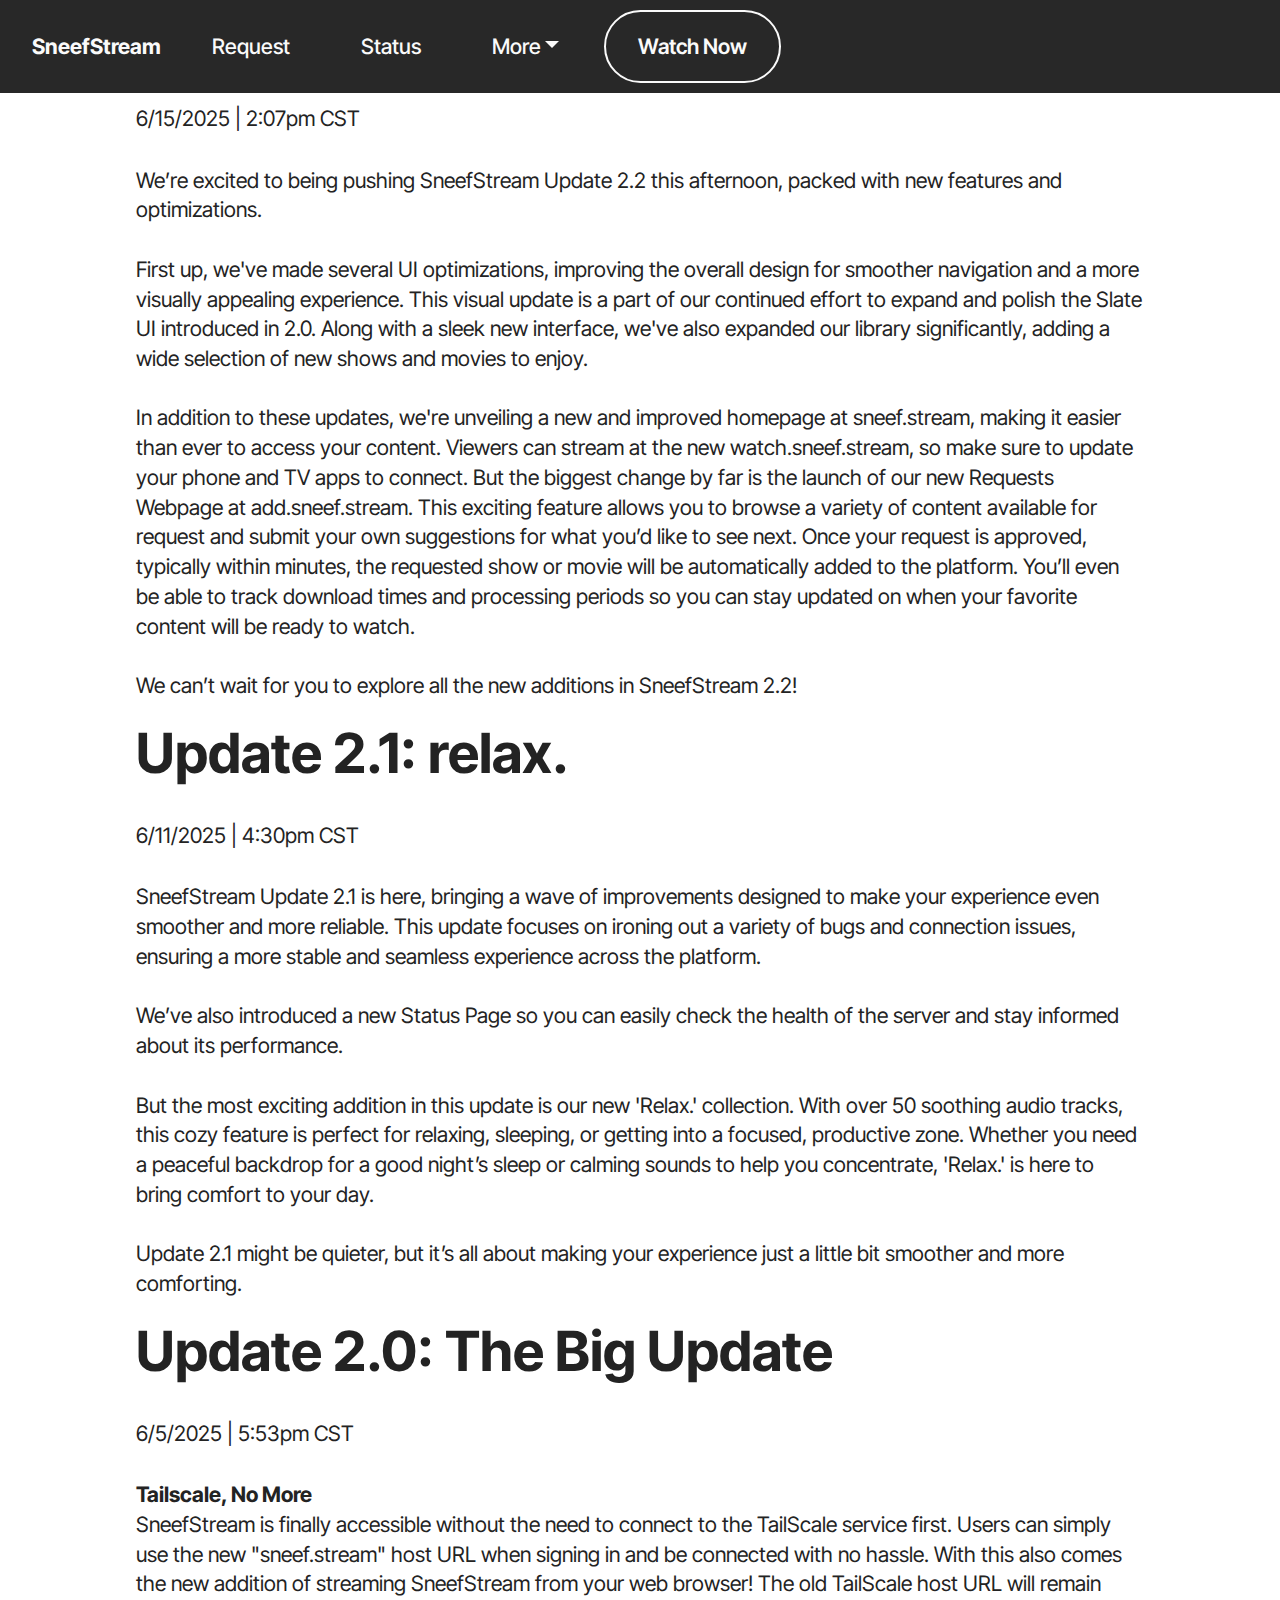
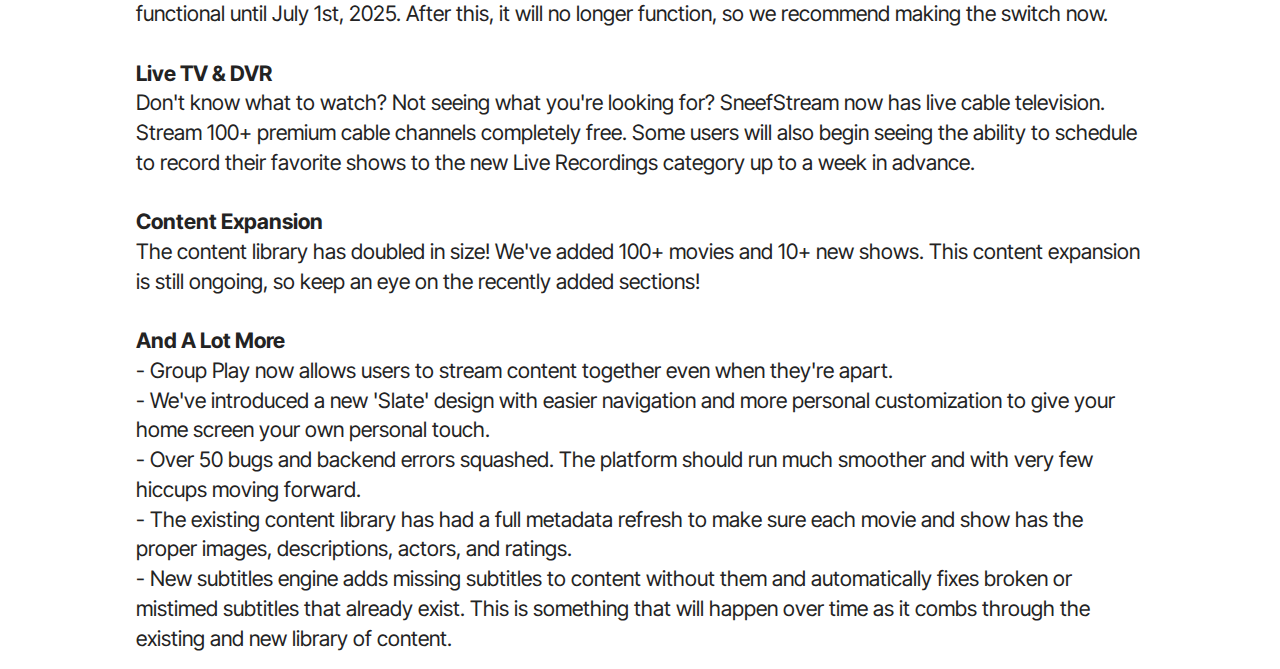
<file: devdiary.html>
<!DOCTYPE html>
<html  >
<head>
  <!-- Site made with Mobirise Website Builder v6.0.6, https://mobirise.com -->
  <meta charset="UTF-8">
  <meta http-equiv="X-UA-Compatible" content="IE=edge">
  <meta name="generator" content="Mobirise v6.0.6, mobirise.com">
  <meta name="viewport" content="width=device-width, initial-scale=1, minimum-scale=1">
  <link rel="shortcut icon" href="assets/images/logo-icontransparentw.png" type="image/x-icon">
  <meta name="description" content="">
  
  
  <title>DevDiary</title>
  <link rel="stylesheet" href="assets/bootstrap/css/bootstrap.min.css">
  <link rel="stylesheet" href="assets/bootstrap/css/bootstrap-grid.min.css">
  <link rel="stylesheet" href="assets/bootstrap/css/bootstrap-reboot.min.css">
  <link rel="stylesheet" href="assets/dropdown/css/style.css">
  <link rel="stylesheet" href="assets/socicon/css/styles.css">
  <link rel="stylesheet" href="assets/theme/css/style.css">
  <link rel="preload" href="https://fonts.googleapis.com/css?family=Inter+Tight:100,200,300,400,500,600,700,800,900,100i,200i,300i,400i,500i,600i,700i,800i,900i&display=swap" as="style" onload="this.onload=null;this.rel='stylesheet'">
  <noscript><link rel="stylesheet" href="https://fonts.googleapis.com/css?family=Inter+Tight:100,200,300,400,500,600,700,800,900,100i,200i,300i,400i,500i,600i,700i,800i,900i&display=swap"></noscript>
  <link rel="preload" as="style" href="assets/mobirise/css/mbr-additional.css?v=T1oYEq"><link rel="stylesheet" href="assets/mobirise/css/mbr-additional.css?v=T1oYEq" type="text/css">

  
  
  
</head>
<body>
  
  <section data-bs-version="5.1" class="menu menu2 cid-uOdrEFdOk2" once="menu" id="menu2-g">
    
    <nav class="navbar navbar-dropdown navbar-fixed-top navbar-expand-lg">
        <div class="container">
            <div class="navbar-brand">
                
                <span class="navbar-caption-wrap"><a class="navbar-caption text-white text-primary display-7" href="index.html">SneefStream</a></span>
            </div>
            <button class="navbar-toggler" type="button" data-toggle="collapse" data-bs-toggle="collapse" data-target="#navbarSupportedContent" data-bs-target="#navbarSupportedContent" aria-controls="navbarNavAltMarkup" aria-expanded="false" aria-label="Toggle navigation">
                <div class="hamburger">
                    <span></span>
                    <span></span>
                    <span></span>
                    <span></span>
                </div>
            </button>
            <div class="collapse navbar-collapse" id="navbarSupportedContent">
                <ul class="navbar-nav nav-dropdown" data-app-modern-menu="true"><li class="nav-item"><a class="nav-link link text-white display-4" href="https://add.sneef.stream">Request</a></li>
                    <li class="nav-item"><a class="nav-link link text-white display-4" href="https://stats.uptimerobot.com/h1RNOoGrWm">Status</a></li>
                    <li class="nav-item dropdown"><a class="nav-link link dropdown-toggle text-white show display-4" href="page1.html" data-toggle="dropdown-submenu" data-bs-toggle="dropdown" data-bs-auto-close="outside" aria-expanded="false">More</a><div class="dropdown-menu show" aria-labelledby="dropdown-373" data-bs-popper="none"><a class="dropdown-item text-white text-primary display-4" href="relax.html">relax.</a><a class="dropdown-item text-white text-primary display-4" href="devdiary.html">DevDiary</a></div>
                    </li></ul>
                
                <div class="navbar-buttons mbr-section-btn"><a class="btn btn-white-outline display-4" href="https://watch.sneef.stream">Watch Now</a></div>
            </div>
        </div>
    </nav>
</section>

<section data-bs-version="5.1" class="article12 cid-uOdw7xK2RD" id="article12-h">    
    
    <div class="container">
        <div class="row justify-content-center">
            <div class="col-md-12 col-lg-10">
                <h3 class="mbr-section-title mbr-fonts-style mb-4 mt-0 display-2"><strong>Update 2.2: Requests</strong></h3>
                <h4 class="mbr-section-subtitle mbr-fonts-style mb-4 display-7">6/15/2025 | 2:07pm CST</h4>
                <p class="mbr-text mbr-fonts-style display-7">We’re excited to being pushing SneefStream Update 2.2 this afternoon, packed with new features and optimizations.<br><br>First up, we've made several UI optimizations, improving the overall design for smoother navigation and a more visually appealing experience. This visual update is a part of our continued effort to expand and polish the Slate UI introduced in 2.0. Along with a sleek new interface, we've also expanded our library significantly, adding a wide selection of new shows and movies to enjoy.<br><br>In addition to these updates, we're unveiling a new and improved homepage at sneef.stream, making it easier than ever to access your content. Viewers can stream at the new watch.sneef.stream, so make sure to update your phone and TV apps to connect. But the biggest change by far is the launch of our new Requests Webpage at add.sneef.stream. This exciting feature allows you to browse a variety of content available for request and submit your own suggestions for what you’d like to see next. Once your request is approved, typically within minutes, the requested show or movie will be automatically added to the platform. You’ll even be able to track download times and processing periods so you can stay updated on when your favorite content will be ready to watch.<br><br>We can’t wait for you to explore all the new additions in SneefStream 2.2!</p>
            </div>
        </div>
    </div>
</section>

<section data-bs-version="5.1" class="article12 cid-uOdy29Lz3X" id="article12-i">    
    
    <div class="container">
        <div class="row justify-content-center">
            <div class="col-md-12 col-lg-10">
                <h3 class="mbr-section-title mbr-fonts-style mb-4 mt-0 display-2"><strong>Update 2.1: relax.</strong></h3>
                <h4 class="mbr-section-subtitle mbr-fonts-style mb-4 display-7">6/11/2025 | 4:30pm CST</h4>
                <p class="mbr-text mbr-fonts-style display-7">SneefStream Update 2.1 is here, bringing a wave of improvements designed to make your experience even smoother and more reliable. This update focuses on ironing out a variety of bugs and connection issues, ensuring a more stable and seamless experience across the platform.<br><br>We’ve also introduced a new Status Page so you can easily check the health of the server and stay informed about its performance.<br><br>But the most exciting addition in this update is our new 'Relax.' collection. With over 50 soothing audio tracks, this cozy feature is perfect for relaxing, sleeping, or getting into a focused, productive zone. Whether you need a peaceful backdrop for a good night’s sleep or calming sounds to help you concentrate, 'Relax.' is here to bring comfort to your day.<br><br>Update 2.1 might be quieter, but it’s all about making your experience just a little bit smoother and more comforting.</p>
            </div>
        </div>
    </div>
</section>

<section data-bs-version="5.1" class="article12 cid-uOdzfAbggT" id="article12-j">    
    
    <div class="container">
        <div class="row justify-content-center">
            <div class="col-md-12 col-lg-10">
                <h3 class="mbr-section-title mbr-fonts-style mb-4 mt-0 display-2"><strong>Update 2.0: The Big Update</strong></h3>
                <h4 class="mbr-section-subtitle mbr-fonts-style mb-4 display-7">6/5/2025 | 5:53pm CST</h4>
                <p class="mbr-text mbr-fonts-style display-7"><strong>Tailscale, No More
</strong><br>SneefStream is finally accessible without the need to connect to the TailScale service first. Users can simply use the new "sneef.stream" host URL when signing in and be connected with no hassle. With this also comes the new addition of streaming SneefStream from your web browser! The old TailScale host URL will remain functional until July 1st, 2025. After this, it will no longer function, so we recommend making the switch now.
<br>
<br><strong>Live TV &amp; DVR
</strong><br>Don't know what to watch? Not seeing what you're looking for? SneefStream now has live cable television. Stream 100+ premium cable channels completely free. Some users will also begin seeing the ability to schedule to record their favorite shows to the new Live Recordings category up to a week in advance.
<br>
<br><strong>Content Expansion
</strong><br>The content library has doubled in size! We've added 100+ movies and 10+ new shows. This content expansion is still ongoing, so keep an eye on the recently added sections!
<br>
<br><strong>And A Lot More
</strong><br>- Group Play now allows users to stream content together even when they're apart.
<br>- We've introduced a new 'Slate' design with easier navigation and more personal customization to give your home screen your own personal touch.
<br>-  Over 50 bugs and backend errors squashed. The platform should run much smoother and with very few hiccups moving forward.
<br>- The existing content library has had a full metadata refresh to make sure each movie and show has the proper images, descriptions, actors, and ratings.
<br>- New subtitles engine adds missing subtitles to content without them and automatically fixes broken or mistimed subtitles that already exist. This is something that will happen over time as it combs through the existing and new library of content.<br></p>
            </div>
        </div>
    </div>
<script src="assets/bootstrap/js/bootstrap.bundle.min.js"></script>  <script src="assets/smoothscroll/smooth-scroll.js"></script>  <script src="assets/ytplayer/index.js"></script>  <script src="assets/dropdown/js/navbar-dropdown.js"></script>  <script src="assets/theme/js/script.js"></script>  
  
  
</body>
</html>
</file>
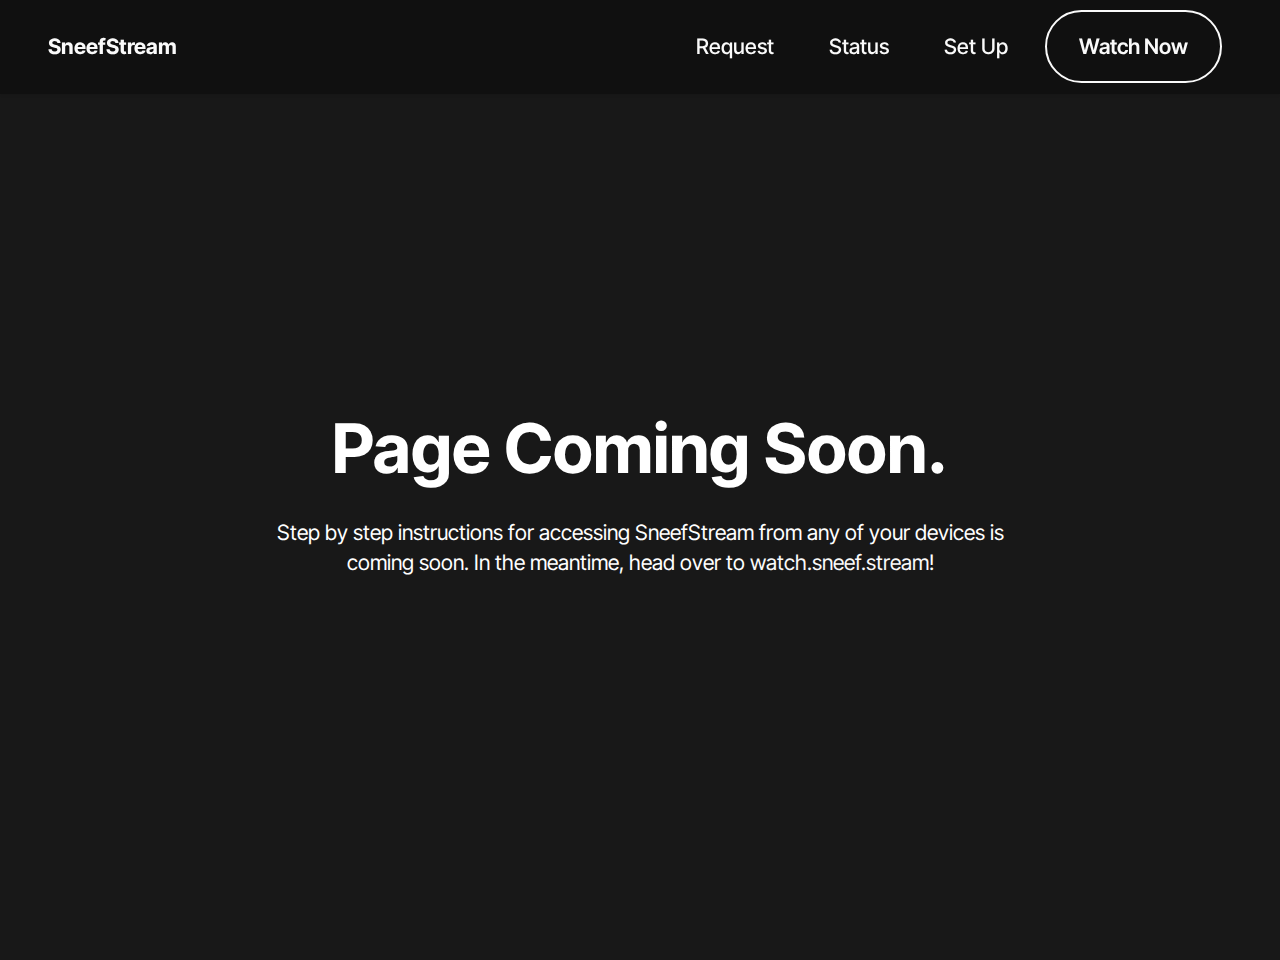
<file: page1.html>
<!DOCTYPE html>
<html  >
<head>
  <!-- Site made with Mobirise Website Builder v6.0.6, https://mobirise.com -->
  <meta charset="UTF-8">
  <meta http-equiv="X-UA-Compatible" content="IE=edge">
  <meta name="generator" content="Mobirise v6.0.6, mobirise.com">
  <meta name="viewport" content="width=device-width, initial-scale=1, minimum-scale=1">
  <link rel="shortcut icon" href="assets/images/logo-icontransparentw.png" type="image/x-icon">
  <meta name="description" content="">
  
  
  <title>Set Up</title>
  <link rel="stylesheet" href="assets/bootstrap/css/bootstrap.min.css">
  <link rel="stylesheet" href="assets/bootstrap/css/bootstrap-grid.min.css">
  <link rel="stylesheet" href="assets/bootstrap/css/bootstrap-reboot.min.css">
  <link rel="stylesheet" href="assets/dropdown/css/style.css">
  <link rel="stylesheet" href="assets/socicon/css/styles.css">
  <link rel="stylesheet" href="assets/theme/css/style.css">
  <link rel="preload" href="https://fonts.googleapis.com/css?family=Inter+Tight:100,200,300,400,500,600,700,800,900,100i,200i,300i,400i,500i,600i,700i,800i,900i&display=swap" as="style" onload="this.onload=null;this.rel='stylesheet'">
  <noscript><link rel="stylesheet" href="https://fonts.googleapis.com/css?family=Inter+Tight:100,200,300,400,500,600,700,800,900,100i,200i,300i,400i,500i,600i,700i,800i,900i&display=swap"></noscript>
  <link rel="preload" as="style" href="assets/mobirise/css/mbr-additional.css?v=J3ipbb"><link rel="stylesheet" href="assets/mobirise/css/mbr-additional.css?v=J3ipbb" type="text/css">

  
  
  
</head>
<body>
  
  <section data-bs-version="5.1" class="menu menu2 cid-uO8YqjTQpY" once="menu" id="menu2-b">
    
    <nav class="navbar navbar-dropdown navbar-fixed-top navbar-expand-lg">
        <div class="container">
            <div class="navbar-brand">
                
                <span class="navbar-caption-wrap"><a class="navbar-caption text-white text-primary display-7" href="index.html">SneefStream</a></span>
            </div>
            <button class="navbar-toggler" type="button" data-toggle="collapse" data-bs-toggle="collapse" data-target="#navbarSupportedContent" data-bs-target="#navbarSupportedContent" aria-controls="navbarNavAltMarkup" aria-expanded="false" aria-label="Toggle navigation">
                <div class="hamburger">
                    <span></span>
                    <span></span>
                    <span></span>
                    <span></span>
                </div>
            </button>
            <div class="collapse navbar-collapse" id="navbarSupportedContent">
                <ul class="navbar-nav nav-dropdown" data-app-modern-menu="true"><li class="nav-item"><a class="nav-link link text-white text-primary display-4" href="https://add.sneef.stream">Request</a></li>
                    <li class="nav-item"><a class="nav-link link text-white text-primary display-4" href="https://stats.uptimerobot.com/h1RNOoGrWm">Status</a></li>
                    <li class="nav-item"><a class="nav-link link text-white text-primary display-4" href="page1.html">Set Up</a>
                    </li></ul>
                
                <div class="navbar-buttons mbr-section-btn"><a class="btn btn-white-outline display-4" href="https://watch.sneef.stream">Watch Now</a></div>
            </div>
        </div>
    </nav>
</section>

<section data-bs-version="5.1" class="header19 cid-uO9h6dh5Uf mbr-fullscreen" id="header19-c">
  

  
  
  <div class="container">
    <div class="row">
      <div class="content-wrap col-12 col-md-8">
        <h1 class="mbr-section-title mbr-fonts-style mb-4 display-1"><strong>Page Coming Soon.</strong></h1>
        <p class="mbr-fonts-style mbr-text mb-4 display-7">
          Step by step instructions for accessing SneefStream from any of your devices is coming soon. In the meantime, head over to <a href="https://watch.sneef.stream" class="text-white">watch.sneef.stream</a>!</p>
        
        
      </div>
    </div>
  </div>
<script src="assets/bootstrap/js/bootstrap.bundle.min.js"></script>  <script src="assets/smoothscroll/smooth-scroll.js"></script>  <script src="assets/ytplayer/index.js"></script>  <script src="assets/dropdown/js/navbar-dropdown.js"></script>  <script src="assets/theme/js/script.js"></script>  
  
  
</body>
</html>
</file>
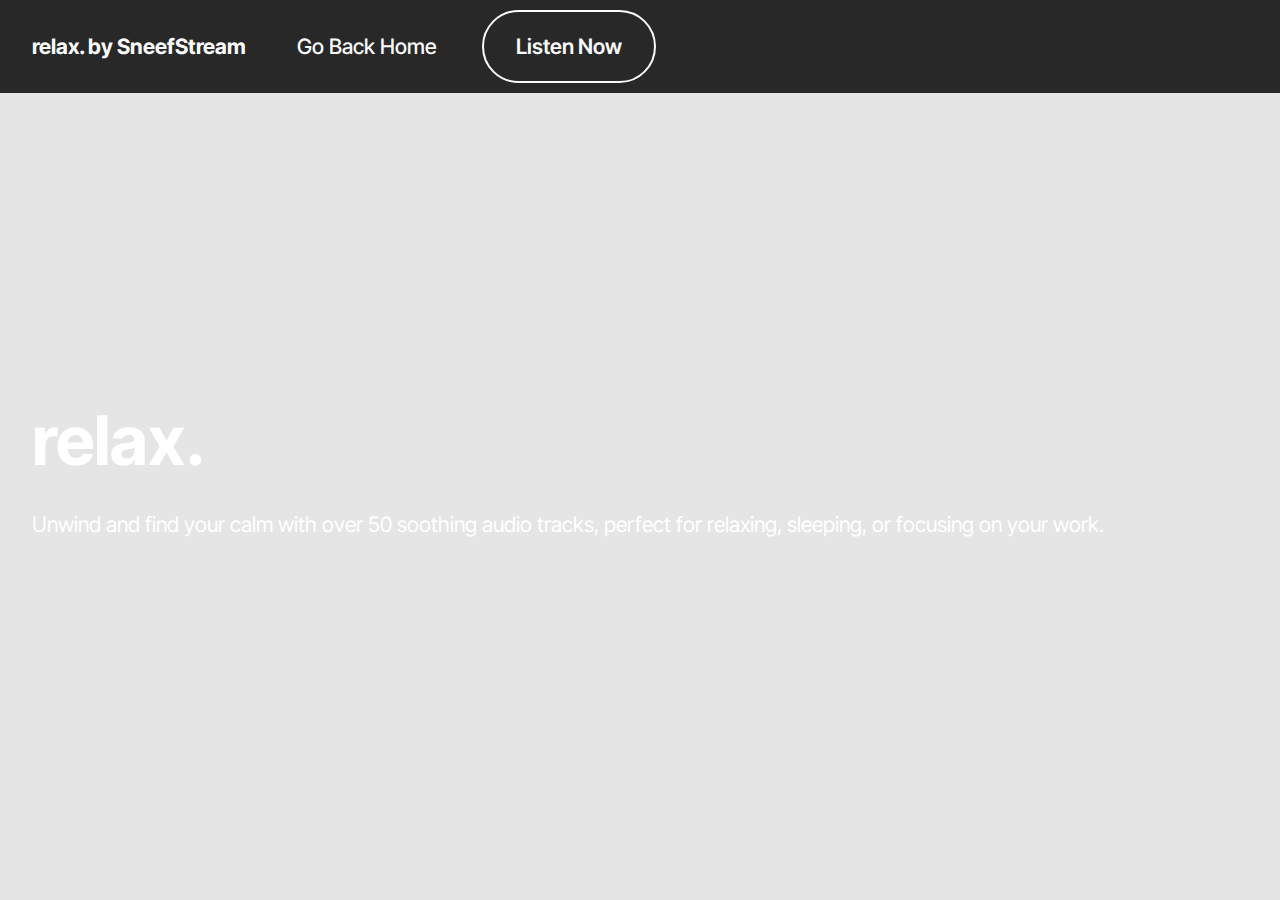
<file: relax.html>
<!DOCTYPE html>
<html  >
<head>
  <!-- Site made with Mobirise Website Builder v6.0.6, https://mobirise.com -->
  <meta charset="UTF-8">
  <meta http-equiv="X-UA-Compatible" content="IE=edge">
  <meta name="generator" content="Mobirise v6.0.6, mobirise.com">
  <meta name="viewport" content="width=device-width, initial-scale=1, minimum-scale=1">
  <link rel="shortcut icon" href="assets/images/logo-icontransparentw.png" type="image/x-icon">
  <meta name="description" content="">
  
  
  <title>relax.</title>
  <link rel="stylesheet" href="assets/web/assets/mobirise-icons2/mobirise2.css">
  <link rel="stylesheet" href="assets/bootstrap/css/bootstrap.min.css">
  <link rel="stylesheet" href="assets/bootstrap/css/bootstrap-grid.min.css">
  <link rel="stylesheet" href="assets/bootstrap/css/bootstrap-reboot.min.css">
  <link rel="stylesheet" href="assets/dropdown/css/style.css">
  <link rel="stylesheet" href="assets/theme/css/style.css">
  <link rel="preload" href="https://fonts.googleapis.com/css?family=Inter+Tight:100,200,300,400,500,600,700,800,900,100i,200i,300i,400i,500i,600i,700i,800i,900i&display=swap" as="style" onload="this.onload=null;this.rel='stylesheet'">
  <noscript><link rel="stylesheet" href="https://fonts.googleapis.com/css?family=Inter+Tight:100,200,300,400,500,600,700,800,900,100i,200i,300i,400i,500i,600i,700i,800i,900i&display=swap"></noscript>
  <link rel="preload" as="style" href="assets/mobirise/css/mbr-additional.css?v=H10CVd"><link rel="stylesheet" href="assets/mobirise/css/mbr-additional.css?v=H10CVd" type="text/css">

  
  
  
</head>
<body>
  
  <section data-bs-version="5.1" class="menu menu6 cid-uOdrOnoEgE" once="menu" id="menu06-f">
	

	<nav class="navbar navbar-dropdown opacityScroll navbar-fixed-top navbar-expand-lg">
		<div class="container">
			<div class="navbar-brand">
				
				<span class="navbar-caption-wrap"><a class="navbar-caption text-white text-primary display-4" href="relax.html">relax. by SneefStream</a></span>
			</div>
			<button class="navbar-toggler" type="button" data-toggle="collapse" data-bs-toggle="collapse" data-target="#navbarSupportedContent" data-bs-target="#navbarSupportedContent" aria-controls="navbarNavAltMarkup" aria-expanded="false" aria-label="Toggle navigation">
				<div class="hamburger">
					<span></span>
					<span></span>
					<span></span>
					<span></span>
				</div>
			</button>
			<div class="collapse navbar-collapse opacityScroll" id="navbarSupportedContent">
				<ul class="navbar-nav nav-dropdown" data-app-modern-menu="true"><li class="nav-item">
						<a class="nav-link link text-white text-primary display-4" href="index.html">Go Back Home</a>
					</li></ul>
				
				<div class="navbar-buttons mbr-section-btn"><a class="btn btn-white-outline display-4" href="https://watch.sneef.stream/web/#/music.html?topParentId=2178d3fff5120129cd8bde4b1c686b2d&collectionType=music">Listen Now</a></div>
			</div>
		</div>
	</nav>
</section>

<section data-bs-version="5.1" class="header18 cid-uOdqnSEq7C mbr-fullscreen" data-bg-video="https://www.youtube.com/watch?v=DTGNlk2cXa0" id="header18-d">
  

  <div class="mbr-overlay" style="opacity: 0.1; background-color: rgb(0, 0, 0);"></div>
  <div class="container-fluid">
    <div class="row">
      <div class="content-wrap col-12 col-md-12">
        <h1 class="mbr-section-title mbr-fonts-style mbr-white mb-4 display-1">
          <strong><br>relax.</strong></h1>
        
        <p class="mbr-fonts-style mbr-text mbr-white mb-4 display-7">Unwind and find your calm with over 50 soothing audio tracks, perfect for relaxing, sleeping, or focusing on your work.</p>
        
      </div>
    </div>
  </div>
<script src="assets/bootstrap/js/bootstrap.bundle.min.js"></script>  <script src="assets/smoothscroll/smooth-scroll.js"></script>  <script src="assets/ytplayer/index.js"></script>  <script src="assets/dropdown/js/navbar-dropdown.js"></script>  <script src="assets/vimeoplayer/player.js"></script>  <script src="assets/theme/js/script.js"></script>  
  
  
</body>
</html>
</file>
<file: assets/dropdown/css/style.css>
.navbar-dropdown {
  left: 0;
  padding: 0;
  position: absolute;
  right: 0;
  top: 0;
  transition: all 0.45s ease;
  z-index: 1030;
  background: #282828; }
  .navbar-dropdown .navbar-logo {
    margin-right: 0.8rem;
    transition: margin 0.3s ease-in-out;
    vertical-align: middle; }
    .navbar-dropdown .navbar-logo img {
      height: 3.125rem;
      transition: all 0.3s ease-in-out; }
    .navbar-dropdown .navbar-logo.mbr-iconfont {
      font-size: 3.125rem;
      line-height: 3.125rem; }
  .navbar-dropdown .navbar-caption {
    font-weight: 700;
    white-space: normal;
    vertical-align: -4px;
    line-height: 3.125rem !important; }
    .navbar-dropdown .navbar-caption, .navbar-dropdown .navbar-caption:hover {
      color: inherit;
      text-decoration: none; }
  .navbar-dropdown .mbr-iconfont + .navbar-caption {
    vertical-align: -1px; }
  .navbar-dropdown.navbar-fixed-top {
    position: fixed; }
  .navbar-dropdown .navbar-brand span {
    vertical-align: -4px; }
  .navbar-dropdown.bg-color.transparent {
    background: none; }
  .navbar-dropdown.navbar-short .navbar-brand {
    padding: 0.625rem 0; }
    .navbar-dropdown.navbar-short .navbar-brand span {
      vertical-align: -1px; }
  .navbar-dropdown.navbar-short .navbar-caption {
    line-height: 2.375rem !important;
    vertical-align: -2px; }
  .navbar-dropdown.navbar-short .navbar-logo {
    margin-right: 0.5rem; }
    .navbar-dropdown.navbar-short .navbar-logo img {
      height: 2.375rem; }
    .navbar-dropdown.navbar-short .navbar-logo.mbr-iconfont {
      font-size: 2.375rem;
      line-height: 2.375rem; }
  .navbar-dropdown.navbar-short .mbr-table-cell {
    height: 3.625rem; }
  .navbar-dropdown .navbar-close {
    left: 0.6875rem;
    position: fixed;
    top: 0.75rem;
    z-index: 1000; }
  .navbar-dropdown .hamburger-icon {
    content: "";
    display: inline-block;
    vertical-align: middle;
    width: 16px;
    -webkit-box-shadow: 0 -6px 0 1px #282828,0 0 0 1px #282828,0 6px 0 1px #282828;
    -moz-box-shadow: 0 -6px 0 1px #282828,0 0 0 1px #282828,0 6px 0 1px #282828;
    box-shadow: 0 -6px 0 1px #282828,0 0 0 1px #282828,0 6px 0 1px #282828; }

.dropdown-menu .dropdown-toggle[data-toggle="dropdown-submenu"]::after {
  border-bottom: 0.35em solid transparent;
  border-left: 0.35em solid;
  border-right: 0;
  border-top: 0.35em solid transparent;
  margin-left: 0.3rem; }

.dropdown-menu .dropdown-item:focus {
  outline: 0; }

.nav-dropdown {
  font-size: 0.75rem;
  font-weight: 500;
  height: auto !important; }
  .nav-dropdown .nav-btn {
    padding-left: 1rem; }
  .nav-dropdown .link {
    margin: .667em 1.667em;
    font-weight: 500;
    padding: 0;
    transition: color .2s ease-in-out; }
    .nav-dropdown .link.dropdown-toggle {
      margin-right: 2.583em; }
      .nav-dropdown .link.dropdown-toggle::after {
        margin-left: .25rem;
        border-top: 0.35em solid;
        border-right: 0.35em solid transparent;
        border-left: 0.35em solid transparent;
        border-bottom: 0; }
      .nav-dropdown .link.dropdown-toggle[aria-expanded="true"] {
        margin: 0;
        padding: 0.667em 3.263em  0.667em 1.667em; }
  .nav-dropdown .link::after,
  .nav-dropdown .dropdown-item::after {
    color: inherit; }
  .nav-dropdown .btn {
    font-size: 0.75rem;
    font-weight: 700;
    letter-spacing: 0;
    margin-bottom: 0;
    padding-left: 1.25rem;
    padding-right: 1.25rem; }
  .nav-dropdown .dropdown-menu {
    border-radius: 0;
    border: 0;
    left: 0;
    margin: 0;
    padding-bottom: 1.25rem;
    padding-top: 1.25rem;
    position: relative; }
  .nav-dropdown .dropdown-submenu {
    margin-left: 0.125rem;
    top: 0; }
  .nav-dropdown .dropdown-item {
    font-weight: 500;
    line-height: 2;
    padding: 0.3846em 4.615em 0.3846em 1.5385em;
    position: relative;
    transition: color .2s ease-in-out, background-color .2s ease-in-out; }
    .nav-dropdown .dropdown-item::after {
      margin-top: -0.3077em;
      position: absolute;
      right: 1.1538em;
      top: 50%; }
    .nav-dropdown .dropdown-item:focus, .nav-dropdown .dropdown-item:hover {
      background: none; }

@media (max-width: 767px) {
  .nav-dropdown.navbar-toggleable-sm {
    bottom: 0;
    display: none;
    left: 0;
    overflow-x: hidden;
    position: fixed;
    top: 0;
    transform: translateX(-100%);
    -ms-transform: translateX(-100%);
    -webkit-transform: translateX(-100%);
    width: 18.75rem;
    z-index: 999; } }
.nav-dropdown.navbar-toggleable-xl {
  bottom: 0;
  display: none;
  left: 0;
  overflow-x: hidden;
  position: fixed;
  top: 0;
  transform: translateX(-100%);
  -ms-transform: translateX(-100%);
  -webkit-transform: translateX(-100%);
  width: 18.75rem;
  z-index: 999; }

.nav-dropdown-sm {
  display: block !important;
  overflow-x: hidden;
  overflow: auto;
  padding-top: 3.875rem; }
  .nav-dropdown-sm::after {
    content: "";
    display: block;
    height: 3rem;
    width: 100%; }
  .nav-dropdown-sm.collapse.in ~ .navbar-close {
    display: block !important; }
  .nav-dropdown-sm.collapsing, .nav-dropdown-sm.collapse.in {
    transform: translateX(0);
    -ms-transform: translateX(0);
    -webkit-transform: translateX(0);
    transition: all 0.25s ease-out;
    -webkit-transition: all 0.25s ease-out;
    background: #282828; }
  .nav-dropdown-sm.collapsing[aria-expanded="false"] {
    transform: translateX(-100%);
    -ms-transform: translateX(-100%);
    -webkit-transform: translateX(-100%); }
  .nav-dropdown-sm .nav-item {
    display: block;
    margin-left: 0 !important;
    padding-left: 0; }
  .nav-dropdown-sm .link,
  .nav-dropdown-sm .dropdown-item {
    border-top: 1px dotted rgba(255, 255, 255, 0.1);
    font-size: 0.8125rem;
    line-height: 1.6;
    margin: 0 !important;
    padding: 0.875rem 2.4rem 0.875rem 1.5625rem !important;
    position: relative;
    white-space: normal; }
    .nav-dropdown-sm .link:focus, .nav-dropdown-sm .link:hover,
    .nav-dropdown-sm .dropdown-item:focus,
    .nav-dropdown-sm .dropdown-item:hover {
      background: rgba(0, 0, 0, 0.2) !important;
      color: #c0a375; }
  .nav-dropdown-sm .nav-btn {
    position: relative;
    padding: 1.5625rem 1.5625rem 0 1.5625rem; }
    .nav-dropdown-sm .nav-btn::before {
      border-top: 1px dotted rgba(255, 255, 255, 0.1);
      content: "";
      left: 0;
      position: absolute;
      top: 0;
      width: 100%; }
    .nav-dropdown-sm .nav-btn + .nav-btn {
      padding-top: 0.625rem; }
      .nav-dropdown-sm .nav-btn + .nav-btn::before {
        display: none; }
  .nav-dropdown-sm .btn {
    padding: 0.625rem 0; }
  .nav-dropdown-sm .dropdown-toggle[data-toggle="dropdown-submenu"]::after {
    margin-left: .25rem;
    border-top: 0.35em solid;
    border-right: 0.35em solid transparent;
    border-left: 0.35em solid transparent;
    border-bottom: 0; }
  .nav-dropdown-sm .dropdown-toggle[data-toggle="dropdown-submenu"][aria-expanded="true"]::after {
    border-top: 0;
    border-right: 0.35em solid transparent;
    border-left: 0.35em solid transparent;
    border-bottom: 0.35em solid; }
  .nav-dropdown-sm .dropdown-menu {
    margin: 0;
    padding: 0;
    position: relative;
    top: 0;
    left: 0;
    width: 100%;
    border: 0;
    float: none;
    border-radius: 0;
    background: none; }
  .nav-dropdown-sm .dropdown-submenu {
    left: 100%;
    margin-left: 0.125rem;
    margin-top: -1.25rem;
    top: 0; }

.navbar-toggleable-sm .nav-dropdown .dropdown-menu {
  position: absolute; }

.navbar-toggleable-sm .nav-dropdown .dropdown-submenu {
  left: 100%;
  margin-left: 0.125rem;
  margin-top: -1.25rem;
  top: 0; }

.navbar-toggleable-sm.opened .nav-dropdown .dropdown-menu {
  position: relative; }

.navbar-toggleable-sm.opened .nav-dropdown .dropdown-submenu {
  left: 0;
  margin-left: 00rem;
  margin-top: 0rem;
  top: 0; }

.is-builder .nav-dropdown.collapsing {
  transition: none !important; }
</file>
<file: assets/socicon/css/styles.css>
@charset "UTF-8";

@font-face {
  font-family: 'Socicon';
  src:  url('../fonts/socicon.eot');
  src:  url('../fonts/socicon.eot?#iefix') format('embedded-opentype'),
    url('../fonts/socicon.woff2') format('woff2'),
    url('../fonts/socicon.ttf') format('truetype'),
    url('../fonts/socicon.woff') format('woff'),
    url('../fonts/socicon.svg#socicon') format('svg');
  font-weight: normal;
  font-style: normal;
  font-display: swap;
}

[data-icon]:before {
  font-family: "socicon" !important;
  content: attr(data-icon);
  font-style: normal !important;
  font-weight: normal !important;
  font-variant: normal !important;
  text-transform: none !important;
  speak: none;
  line-height: 1;
  -webkit-font-smoothing: antialiased;
  -moz-osx-font-smoothing: grayscale;
}

[class^="socicon-"], [class*=" socicon-"] {
  /* use !important to prevent issues with browser extensions that change fonts */
  font-family: 'Socicon' !important;
  speak: none;
  font-style: normal;
  font-weight: normal;
  font-variant: normal;
  text-transform: none;
  line-height: 1;

  /* Better Font Rendering =========== */
  -webkit-font-smoothing: antialiased;
  -moz-osx-font-smoothing: grayscale;
}

.socicon-500px:before {
  content: "\e000";
}
.socicon-8tracks:before {
  content: "\e001";
}
.socicon-airbnb:before {
  content: "\e002";
}
.socicon-alliance:before {
  content: "\e003";
}
.socicon-amazon:before {
  content: "\e004";
}
.socicon-amplement:before {
  content: "\e005";
}
.socicon-android:before {
  content: "\e006";
}
.socicon-angellist:before {
  content: "\e007";
}
.socicon-apple:before {
  content: "\e008";
}
.socicon-appnet:before {
  content: "\e009";
}
.socicon-baidu:before {
  content: "\e00a";
}
.socicon-bandcamp:before {
  content: "\e00b";
}
.socicon-battlenet:before {
  content: "\e00c";
}
.socicon-mixer:before {
  content: "\e00d";
}
.socicon-bebee:before {
  content: "\e00e";
}
.socicon-bebo:before {
  content: "\e00f";
}
.socicon-behance:before {
  content: "\e010";
}
.socicon-blizzard:before {
  content: "\e011";
}
.socicon-blogger:before {
  content: "\e012";
}
.socicon-buffer:before {
  content: "\e013";
}
.socicon-chrome:before {
  content: "\e014";
}
.socicon-coderwall:before {
  content: "\e015";
}
.socicon-curse:before {
  content: "\e016";
}
.socicon-dailymotion:before {
  content: "\e017";
}
.socicon-deezer:before {
  content: "\e018";
}
.socicon-delicious:before {
  content: "\e019";
}
.socicon-deviantart:before {
  content: "\e01a";
}
.socicon-diablo:before {
  content: "\e01b";
}
.socicon-digg:before {
  content: "\e01c";
}
.socicon-discord:before {
  content: "\e01d";
}
.socicon-disqus:before {
  content: "\e01e";
}
.socicon-douban:before {
  content: "\e01f";
}
.socicon-draugiem:before {
  content: "\e020";
}
.socicon-dribbble:before {
  content: "\e021";
}
.socicon-drupal:before {
  content: "\e022";
}
.socicon-ebay:before {
  content: "\e023";
}
.socicon-ello:before {
  content: "\e024";
}
.socicon-endomodo:before {
  content: "\e025";
}
.socicon-envato:before {
  content: "\e026";
}
.socicon-etsy:before {
  content: "\e027";
}
.socicon-facebook:before {
  content: "\e028";
}
.socicon-feedburner:before {
  content: "\e029";
}
.socicon-filmweb:before {
  content: "\e02a";
}
.socicon-firefox:before {
  content: "\e02b";
}
.socicon-flattr:before {
  content: "\e02c";
}
.socicon-flickr:before {
  content: "\e02d";
}
.socicon-formulr:before {
  content: "\e02e";
}
.socicon-forrst:before {
  content: "\e02f";
}
.socicon-foursquare:before {
  content: "\e030";
}
.socicon-friendfeed:before {
  content: "\e031";
}
.socicon-github:before {
  content: "\e032";
}
.socicon-goodreads:before {
  content: "\e033";
}
.socicon-google:before {
  content: "\e034";
}
.socicon-googlescholar:before {
  content: "\e035";
}
.socicon-googlegroups:before {
  content: "\e036";
}
.socicon-googlephotos:before {
  content: "\e037";
}
.socicon-googleplus:before {
  content: "\e038";
}
.socicon-grooveshark:before {
  content: "\e039";
}
.socicon-hackerrank:before {
  content: "\e03a";
}
.socicon-hearthstone:before {
  content: "\e03b";
}
.socicon-hellocoton:before {
  content: "\e03c";
}
.socicon-heroes:before {
  content: "\e03d";
}
.socicon-smashcast:before {
  content: "\e03e";
}
.socicon-horde:before {
  content: "\e03f";
}
.socicon-houzz:before {
  content: "\e040";
}
.socicon-icq:before {
  content: "\e041";
}
.socicon-identica:before {
  content: "\e042";
}
.socicon-imdb:before {
  content: "\e043";
}
.socicon-instagram:before {
  content: "\e044";
}
.socicon-issuu:before {
  content: "\e045";
}
.socicon-istock:before {
  content: "\e046";
}
.socicon-itunes:before {
  content: "\e047";
}
.socicon-keybase:before {
  content: "\e048";
}
.socicon-lanyrd:before {
  content: "\e049";
}
.socicon-lastfm:before {
  content: "\e04a";
}
.socicon-line:before {
  content: "\e04b";
}
.socicon-linkedin:before {
  content: "\e04c";
}
.socicon-livejournal:before {
  content: "\e04d";
}
.socicon-lyft:before {
  content: "\e04e";
}
.socicon-macos:before {
  content: "\e04f";
}
.socicon-mail:before {
  content: "\e050";
}
.socicon-medium:before {
  content: "\e051";
}
.socicon-meetup:before {
  content: "\e052";
}
.socicon-mixcloud:before {
  content: "\e053";
}
.socicon-modelmayhem:before {
  content: "\e054";
}
.socicon-mumble:before {
  content: "\e055";
}
.socicon-myspace:before {
  content: "\e056";
}
.socicon-newsvine:before {
  content: "\e057";
}
.socicon-nintendo:before {
  content: "\e058";
}
.socicon-npm:before {
  content: "\e059";
}
.socicon-odnoklassniki:before {
  content: "\e05a";
}
.socicon-openid:before {
  content: "\e05b";
}
.socicon-opera:before {
  content: "\e05c";
}
.socicon-outlook:before {
  content: "\e05d";
}
.socicon-overwatch:before {
  content: "\e05e";
}
.socicon-patreon:before {
  content: "\e05f";
}
.socicon-paypal:before {
  content: "\e060";
}
.socicon-periscope:before {
  content: "\e061";
}
.socicon-persona:before {
  content: "\e062";
}
.socicon-pinterest:before {
  content: "\e063";
}
.socicon-play:before {
  content: "\e064";
}
.socicon-player:before {
  content: "\e065";
}
.socicon-playstation:before {
  content: "\e066";
}
.socicon-pocket:before {
  content: "\e067";
}
.socicon-qq:before {
  content: "\e068";
}
.socicon-quora:before {
  content: "\e069";
}
.socicon-raidcall:before {
  content: "\e06a";
}
.socicon-ravelry:before {
  content: "\e06b";
}
.socicon-reddit:before {
  content: "\e06c";
}
.socicon-renren:before {
  content: "\e06d";
}
.socicon-researchgate:before {
  content: "\e06e";
}
.socicon-residentadvisor:before {
  content: "\e06f";
}
.socicon-reverbnation:before {
  content: "\e070";
}
.socicon-rss:before {
  content: "\e071";
}
.socicon-sharethis:before {
  content: "\e072";
}
.socicon-skype:before {
  content: "\e073";
}
.socicon-slideshare:before {
  content: "\e074";
}
.socicon-smugmug:before {
  content: "\e075";
}
.socicon-snapchat:before {
  content: "\e076";
}
.socicon-songkick:before {
  content: "\e077";
}
.socicon-soundcloud:before {
  content: "\e078";
}
.socicon-spotify:before {
  content: "\e079";
}
.socicon-stackexchange:before {
  content: "\e07a";
}
.socicon-stackoverflow:before {
  content: "\e07b";
}
.socicon-starcraft:before {
  content: "\e07c";
}
.socicon-stayfriends:before {
  content: "\e07d";
}
.socicon-steam:before {
  content: "\e07e";
}
.socicon-storehouse:before {
  content: "\e07f";
}
.socicon-strava:before {
  content: "\e080";
}
.socicon-streamjar:before {
  content: "\e081";
}
.socicon-stumbleupon:before {
  content: "\e082";
}
.socicon-swarm:before {
  content: "\e083";
}
.socicon-teamspeak:before {
  content: "\e084";
}
.socicon-teamviewer:before {
  content: "\e085";
}
.socicon-technorati:before {
  content: "\e086";
}
.socicon-telegram:before {
  content: "\e087";
}
.socicon-tripadvisor:before {
  content: "\e088";
}
.socicon-tripit:before {
  content: "\e089";
}
.socicon-triplej:before {
  content: "\e08a";
}
.socicon-tumblr:before {
  content: "\e08b";
}
.socicon-twitch:before {
  content: "\e08c";
}
.socicon-twitter:before {
  content: "\e08d";
}
.socicon-uber:before {
  content: "\e08e";
}
.socicon-ventrilo:before {
  content: "\e08f";
}
.socicon-viadeo:before {
  content: "\e090";
}
.socicon-viber:before {
  content: "\e091";
}
.socicon-viewbug:before {
  content: "\e092";
}
.socicon-vimeo:before {
  content: "\e093";
}
.socicon-vine:before {
  content: "\e094";
}
.socicon-vkontakte:before {
  content: "\e095";
}
.socicon-warcraft:before {
  content: "\e096";
}
.socicon-wechat:before {
  content: "\e097";
}
.socicon-weibo:before {
  content: "\e098";
}
.socicon-whatsapp:before {
  content: "\e099";
}
.socicon-wikipedia:before {
  content: "\e09a";
}
.socicon-windows:before {
  content: "\e09b";
}
.socicon-wordpress:before {
  content: "\e09c";
}
.socicon-wykop:before {
  content: "\e09d";
}
.socicon-xbox:before {
  content: "\e09e";
}
.socicon-xing:before {
  content: "\e09f";
}
.socicon-yahoo:before {
  content: "\e0a0";
}
.socicon-yammer:before {
  content: "\e0a1";
}
.socicon-yandex:before {
  content: "\e0a2";
}
.socicon-yelp:before {
  content: "\e0a3";
}
.socicon-younow:before {
  content: "\e0a4";
}
.socicon-youtube:before {
  content: "\e0a5";
}
.socicon-zapier:before {
  content: "\e0a6";
}
.socicon-zerply:before {
  content: "\e0a7";
}
.socicon-zomato:before {
  content: "\e0a8";
}
.socicon-zynga:before {
  content: "\e0a9";
}
.socicon-bluesky:before {
  content: "\e0aa";
}
.socicon-threads:before {
  content: "\e0ab";
}
.socicon-spreadshirt:before {
  content: "\e901";
}
.socicon-gamejolt:before {
  content: "\e902";
}
.socicon-trello:before {
  content: "\e903";
}
.socicon-tunein:before {
  content: "\e904";
}
.socicon-bloglovin:before {
  content: "\e905";
}
.socicon-gamewisp:before {
  content: "\e906";
}
.socicon-messenger:before {
  content: "\e907";
}
.socicon-pandora:before {
  content: "\e908";
}
.socicon-augment:before {
  content: "\e909";
}
.socicon-bitbucket:before {
  content: "\e90a";
}
.socicon-fyuse:before {
  content: "\e90b";
}
.socicon-yt-gaming:before {
  content: "\e90c";
}
.socicon-sketchfab:before {
  content: "\e90d";
}
.socicon-mobcrush:before {
  content: "\e90e";
}
.socicon-microsoft:before {
  content: "\e90f";
}
.socicon-realtor:before {
  content: "\e910";
}
.socicon-tidal:before {
  content: "\e911";
}
.socicon-qobuz:before {
  content: "\e912";
}
.socicon-natgeo:before {
  content: "\e913";
}
.socicon-mastodon:before {
  content: "\e914";
}
.socicon-unsplash:before {
  content: "\e915";
}
.socicon-homeadvisor:before {
  content: "\e916";
}
.socicon-angieslist:before {
  content: "\e917";
}
.socicon-codepen:before {
  content: "\e918";
}
.socicon-slack:before {
  content: "\e919";
}
.socicon-openaigym:before {
  content: "\e91a";
}
.socicon-logmein:before {
  content: "\e91b";
}
.socicon-fiverr:before {
  content: "\e91c";
}
.socicon-gotomeeting:before {
  content: "\e91d";
}
.socicon-aliexpress:before {
  content: "\e91e";
}
.socicon-guru:before {
  content: "\e91f";
}
.socicon-appstore:before {
  content: "\e920";
}
.socicon-homes:before {
  content: "\e921";
}
.socicon-zoom:before {
  content: "\e922";
}
.socicon-alibaba:before {
  content: "\e923";
}
.socicon-craigslist:before {
  content: "\e924";
}
.socicon-wix:before {
  content: "\e925";
}
.socicon-redfin:before {
  content: "\e926";
}
.socicon-googlecalendar:before {
  content: "\e927";
}
.socicon-shopify:before {
  content: "\e928";
}
.socicon-freelancer:before {
  content: "\e929";
}
.socicon-seedrs:before {
  content: "\e92a";
}
.socicon-bing:before {
  content: "\e92b";
}
.socicon-doodle:before {
  content: "\e92c";
}
.socicon-bonanza:before {
  content: "\e92d";
}
.socicon-squarespace:before {
  content: "\e92e";
}
.socicon-toptal:before {
  content: "\e92f";
}
.socicon-gust:before {
  content: "\e930";
}
.socicon-ask:before {
  content: "\e931";
}
.socicon-trulia:before {
  content: "\e932";
}
.socicon-loomly:before {
  content: "\e933";
}
.socicon-ghost:before {
  content: "\e934";
}
.socicon-upwork:before {
  content: "\e935";
}
.socicon-fundable:before {
  content: "\e936";
}
.socicon-booking:before {
  content: "\e937";
}
.socicon-googlemaps:before {
  content: "\e938";
}
.socicon-zillow:before {
  content: "\e939";
}
.socicon-niconico:before {
  content: "\e93a";
}
.socicon-toneden:before {
  content: "\e93b";
}
.socicon-crunchbase:before {
  content: "\e93c";
}
.socicon-homefy:before {
  content: "\e93d";
}
.socicon-calendly:before {
  content: "\e93e";
}
.socicon-livemaster:before {
  content: "\e93f";
}
.socicon-udemy:before {
  content: "\e940";
}
.socicon-codered:before {
  content: "\e941";
}
.socicon-origin:before {
  content: "\e942";
}
.socicon-nextdoor:before {
  content: "\e943";
}
.socicon-portfolio:before {
  content: "\e944";
}
.socicon-instructables:before {
  content: "\e945";
}
.socicon-gitlab:before {
  content: "\e946";
}
.socicon-hackernews:before {
  content: "\e947";
}
.socicon-smashwords:before {
  content: "\e948";
}
.socicon-kobo:before {
  content: "\e949";
}
.socicon-bookbub:before {
  content: "\e94a";
}
.socicon-mailru:before {
  content: "\e94b";
}
.socicon-moddb:before {
  content: "\e94c";
}
.socicon-indiedb:before {
  content: "\e94d";
}
.socicon-traxsource:before {
  content: "\e94e";
}
.socicon-gamefor:before {
  content: "\e94f";
}
.socicon-pixiv:before {
  content: "\e950";
}
.socicon-myanimelist:before {
  content: "\e951";
}
.socicon-blackberry:before {
  content: "\e952";
}
.socicon-wickr:before {
  content: "\e953";
}
.socicon-spip:before {
  content: "\e954";
}
.socicon-napster:before {
  content: "\e955";
}
.socicon-beatport:before {
  content: "\e956";
}
.socicon-hackerone:before {
  content: "\e957";
}
.socicon-internet:before {
  content: "\e958";
}
.socicon-ubuntu:before {
  content: "\e959";
}
.socicon-artstation:before {
  content: "\e95a";
}
.socicon-invision:before {
  content: "\e95b";
}
.socicon-torial:before {
  content: "\e95c";
}
.socicon-collectorz:before {
  content: "\e95d";
}
.socicon-seenthis:before {
  content: "\e95e";
}
.socicon-googleplaymusic:before {
  content: "\e95f";
}
.socicon-debian:before {
  content: "\e960";
}
.socicon-filmfreeway:before {
  content: "\e961";
}
.socicon-gnome:before {
  content: "\e962";
}
.socicon-itchio:before {
  content: "\e963";
}
.socicon-jamendo:before {
  content: "\e964";
}
.socicon-mix:before {
  content: "\e965";
}
.socicon-sharepoint:before {
  content: "\e966";
}
.socicon-tinder:before {
  content: "\e967";
}
.socicon-windguru:before {
  content: "\e968";
}
.socicon-cdbaby:before {
  content: "\e969";
}
.socicon-elementaryos:before {
  content: "\e96a";
}
.socicon-stage32:before {
  content: "\e96b";
}
.socicon-tiktok:before {
  content: "\e96c";
}
.socicon-gitter:before {
  content: "\e96d";
}
.socicon-letterboxd:before {
  content: "\e96e";
}
.socicon-threema:before {
  content: "\e96f";
}
.socicon-splice:before {
  content: "\e970";
}
.socicon-metapop:before {
  content: "\e971";
}
.socicon-naver:before {
  content: "\e972";
}
.socicon-remote:before {
  content: "\e973";
}
.socicon-flipboard:before {
  content: "\e974";
}
.socicon-googlehangouts:before {
  content: "\e975";
}
.socicon-dlive:before {
  content: "\e976";
}
.socicon-vsco:before {
  content: "\e977";
}
.socicon-stitcher:before {
  content: "\e978";
}
.socicon-avvo:before {
  content: "\e979";
}
.socicon-redbubble:before {
  content: "\e97a";
}
.socicon-society6:before {
  content: "\e97b";
}
.socicon-zazzle:before {
  content: "\e97c";
}
.socicon-eitaa:before {
  content: "\e97d";
}
.socicon-soroush:before {
  content: "\e97e";
}
.socicon-bale:before {
  content: "\e97f";
}
</file>
<file: assets/theme/css/style.css>
@charset "UTF-8";
section {
  background-color: #ffffff;
}

body {
  font-style: normal;
  line-height: 1.5;
  font-weight: 400;
  color: #232323;
  position: relative;
}

button {
  background-color: transparent;
  border-color: transparent;
}

.embla__button,
.carousel-control {
  background-color: #edefea !important;
  opacity: 0.8 !important;
  color: #464845 !important;
  border-color: #edefea !important;
}

.carousel .close,
.modalWindow .close {
  background-color: #edefea !important;
  color: #464845 !important;
  border-color: #edefea !important;
  opacity: 0.8 !important;
}

.carousel .close:hover,
.modalWindow .close:hover {
  opacity: 1 !important;
}

.carousel-indicators li {
  background-color: #edefea !important;
  border: 2px solid #464845 !important;
}

.carousel-indicators li:hover,
.carousel-indicators li:active {
  opacity: 0.8 !important;
}

.embla__button:hover,
.carousel-control:hover {
  background-color: #edefea !important;
  opacity: 1 !important;
}

.modalWindow-video-container {
  height: 80%;
}

section,
.container,
.container-fluid {
  position: relative;
  word-wrap: break-word;
}

a.mbr-iconfont:hover {
  text-decoration: none;
}

.article .lead p,
.article .lead ul,
.article .lead ol,
.article .lead pre,
.article .lead blockquote {
  margin-bottom: 0;
}

a {
  font-style: normal;
  font-weight: 400;
  cursor: pointer;
}
a, a:hover {
  text-decoration: none;
}

.mbr-section-title {
  font-style: normal;
  line-height: 1.3;
}

.mbr-section-subtitle {
  line-height: 1.3;
}

.mbr-text {
  font-style: normal;
  line-height: 1.7;
}

h1,
h2,
h3,
h4,
h5,
h6,
.display-1,
.display-2,
.display-4,
.display-5,
.display-7,
span,
p,
a {
  line-height: 1;
  word-break: break-word;
  word-wrap: break-word;
  font-weight: 400;
}

b,
strong {
  font-weight: bold;
}

input:-webkit-autofill, input:-webkit-autofill:hover, input:-webkit-autofill:focus, input:-webkit-autofill:active {
  transition-delay: 9999s;
  -webkit-transition-property: background-color, color;
  transition-property: background-color, color;
}

textarea[type=hidden] {
  display: none;
}

section {
  background-position: 50% 50%;
  background-repeat: no-repeat;
  background-size: cover;
}
section .mbr-background-video,
section .mbr-background-video-preview {
  position: absolute;
  bottom: 0;
  left: 0;
  right: 0;
  top: 0;
}

.hidden {
  visibility: hidden;
}

.mbr-z-index20 {
  z-index: 20;
}

/*! Base colors */
.mbr-white {
  color: #ffffff;
}

.mbr-black {
  color: #111111;
}

.mbr-bg-white {
  background-color: #ffffff;
}

.mbr-bg-black {
  background-color: #000000;
}

/*! Text-aligns */
.align-left {
  text-align: left;
}

.align-center {
  text-align: center;
}

.align-right {
  text-align: right;
}

/*! Font-weight  */
.mbr-light {
  font-weight: 300;
}

.mbr-regular {
  font-weight: 400;
}

.mbr-semibold {
  font-weight: 500;
}

.mbr-bold {
  font-weight: 700;
}

/*! Media  */
.media-content {
  flex-basis: 100%;
}

.media-container-row {
  display: flex;
  flex-direction: row;
  flex-wrap: wrap;
  justify-content: center;
  align-content: center;
  align-items: start;
}
.media-container-row .media-size-item {
  width: 400px;
}

.media-container-column {
  display: flex;
  flex-direction: column;
  flex-wrap: wrap;
  justify-content: center;
  align-content: center;
  align-items: stretch;
}
.media-container-column > * {
  width: 100%;
}

@media (min-width: 992px) {
  .media-container-row {
    flex-wrap: nowrap;
  }
}
figure {
  margin-bottom: 0;
  overflow: hidden;
}

figure[mbr-media-size] {
  transition: width 0.1s;
}

img,
iframe {
  display: block;
  width: 100%;
}

.card {
  background-color: transparent;
  border: none;
}

.card-box {
  width: 100%;
}

.card-img {
  text-align: center;
  flex-shrink: 0;
  -webkit-flex-shrink: 0;
}

.media {
  max-width: 100%;
  margin: 0 auto;
}

.mbr-figure {
  align-self: center;
}

.media-container > div {
  max-width: 100%;
}

.mbr-figure img,
.card-img img {
  width: 100%;
}

@media (max-width: 991px) {
  .media-size-item {
    width: auto !important;
  }
  .media {
    width: auto;
  }
  .mbr-figure {
    width: 100% !important;
  }
}
/*! Buttons */
.mbr-section-btn {
  margin-left: -0.6rem;
  margin-right: -0.6rem;
  font-size: 0;
}

.btn {
  font-weight: 600;
  border-width: 1px;
  font-style: normal;
  margin: 0.6rem 0.6rem;
  white-space: normal;
  transition: all 0.2s ease-in-out;
  display: inline-flex;
  align-items: center;
  justify-content: center;
  word-break: break-word;
}

.btn-sm {
  font-weight: 600;
  letter-spacing: 0px;
  transition: all 0.3s ease-in-out;
}

.btn-md {
  font-weight: 600;
  letter-spacing: 0px;
  transition: all 0.3s ease-in-out;
}

.btn-lg {
  font-weight: 600;
  letter-spacing: 0px;
  transition: all 0.3s ease-in-out;
}

.btn-form {
  margin: 0;
}
.btn-form:hover {
  cursor: pointer;
}

nav .mbr-section-btn {
  margin-left: 0rem;
  margin-right: 0rem;
}

/*! Btn icon margin */
.btn .mbr-iconfont,
.btn.btn-sm .mbr-iconfont {
  order: 1;
  cursor: pointer;
  margin-left: 0.5rem;
  vertical-align: sub;
}

.btn.btn-md .mbr-iconfont,
.btn.btn-md .mbr-iconfont {
  margin-left: 0.8rem;
}

.mbr-regular {
  font-weight: 400;
}

.mbr-semibold {
  font-weight: 500;
}

.mbr-bold {
  font-weight: 700;
}

[type=submit] {
  -webkit-appearance: none;
}

/*! Full-screen */
.mbr-fullscreen .mbr-overlay {
  min-height: 100vh;
}

.mbr-fullscreen {
  display: flex;
  display: -moz-flex;
  display: -ms-flex;
  display: -o-flex;
  align-items: center;
  min-height: 100vh;
  padding-top: 3rem;
  padding-bottom: 3rem;
}

/*! Map */
.map {
  height: 25rem;
  position: relative;
}
.map iframe {
  width: 100%;
  height: 100%;
}

/*! Scroll to top arrow */
.mbr-arrow-up {
  bottom: 25px;
  right: 90px;
  position: fixed;
  text-align: right;
  z-index: 5000;
  color: #ffffff;
  font-size: 22px;
}

.mbr-arrow-up a {
  background: rgba(0, 0, 0, 0.2);
  border-radius: 50%;
  color: #fff;
  display: inline-block;
  height: 60px;
  width: 60px;
  border: 2px solid #fff;
  outline-style: none !important;
  position: relative;
  text-decoration: none;
  transition: all 0.3s ease-in-out;
  cursor: pointer;
  text-align: center;
}
.mbr-arrow-up a:hover {
  background-color: rgba(0, 0, 0, 0.4);
}
.mbr-arrow-up a i {
  line-height: 60px;
}

.mbr-arrow-up-icon {
  display: block;
  color: #fff;
}

.mbr-arrow-up-icon::before {
  content: "›";
  display: inline-block;
  font-family: serif;
  font-size: 22px;
  line-height: 1;
  font-style: normal;
  position: relative;
  top: 6px;
  left: -4px;
  transform: rotate(-90deg);
}

/*! Arrow Down */
.mbr-arrow {
  position: absolute;
  bottom: 45px;
  left: 50%;
  width: 60px;
  height: 60px;
  cursor: pointer;
  background-color: rgba(80, 80, 80, 0.5);
  border-radius: 50%;
  transform: translateX(-50%);
}
@media (max-width: 767px) {
  .mbr-arrow {
    display: none;
  }
}
.mbr-arrow > a {
  display: inline-block;
  text-decoration: none;
  outline-style: none;
  animation: arrowdown 1.7s ease-in-out infinite;
  color: #ffffff;
}
.mbr-arrow > a > i {
  position: absolute;
  top: -2px;
  left: 15px;
  font-size: 2rem;
}

#scrollToTop a i::before {
  content: "";
  position: absolute;
  display: block;
  border-bottom: 2.5px solid #fff;
  border-left: 2.5px solid #fff;
  width: 27.8%;
  height: 27.8%;
  left: 50%;
  top: 51%;
  transform: translateY(-30%) translateX(-50%) rotate(135deg);
}

@keyframes arrowdown {
  0% {
    transform: translateY(0px);
  }
  50% {
    transform: translateY(-5px);
  }
  100% {
    transform: translateY(0px);
  }
}
@media (max-width: 500px) {
  .mbr-arrow-up {
    left: 0;
    right: 0;
    text-align: center;
  }
}
/*Gradients animation*/
@keyframes gradient-animation {
  from {
    background-position: 0% 100%;
    animation-timing-function: ease-in-out;
  }
  to {
    background-position: 100% 0%;
    animation-timing-function: ease-in-out;
  }
}
.bg-gradient {
  background-size: 200% 200%;
  animation: gradient-animation 5s infinite alternate;
  -webkit-animation: gradient-animation 5s infinite alternate;
}

.menu .navbar-brand {
  display: -webkit-flex;
}
.menu .navbar-brand span {
  display: flex;
  display: -webkit-flex;
}
.menu .navbar-brand .navbar-caption-wrap {
  display: -webkit-flex;
}
.menu .navbar-brand .navbar-logo img {
  display: -webkit-flex;
  width: auto;
}
@media (min-width: 768px) and (max-width: 991px) {
  .menu .navbar-toggleable-sm .navbar-nav {
    display: -ms-flexbox;
  }
}
@media (max-width: 991px) {
  .menu .navbar-collapse {
    max-height: 93.5vh;
  }
  .menu .navbar-collapse.show {
    overflow: auto;
  }
}
@media (min-width: 992px) {
  .menu .navbar-nav.nav-dropdown {
    display: -webkit-flex;
  }
  .menu .navbar-toggleable-sm .navbar-collapse {
    display: -webkit-flex !important;
  }
  .menu .collapsed .navbar-collapse {
    max-height: 93.5vh;
  }
  .menu .collapsed .navbar-collapse.show {
    overflow: auto;
  }
}
@media (max-width: 767px) {
  .menu .navbar-collapse {
    max-height: 80vh;
  }
}

.nav-link .mbr-iconfont {
  margin-right: 0.5rem;
}

.navbar {
  display: -webkit-flex;
  -webkit-flex-wrap: wrap;
  -webkit-align-items: center;
  -webkit-justify-content: space-between;
}

.navbar-collapse {
  -webkit-flex-basis: 100%;
  -webkit-flex-grow: 1;
  -webkit-align-items: center;
}

.nav-dropdown .link {
  padding: 0.667em 1.667em !important;
  margin: 0 !important;
}

.nav {
  display: -webkit-flex;
  -webkit-flex-wrap: wrap;
}

.row {
  display: -webkit-flex;
  -webkit-flex-wrap: wrap;
}

.justify-content-center {
  -webkit-justify-content: center;
}

.form-inline {
  display: -webkit-flex;
}

.card-wrapper {
  -webkit-flex: 1;
}

.carousel-control {
  z-index: 10;
  display: -webkit-flex;
}

.carousel-controls {
  display: -webkit-flex;
}

.media {
  display: -webkit-flex;
}

.form-group:focus {
  outline: none;
}

.jq-selectbox__select {
  padding: 7px 0;
  position: relative;
}

.jq-selectbox__dropdown {
  overflow: hidden;
  border-radius: 10px;
  position: absolute;
  top: 100%;
  left: 0 !important;
  width: 100% !important;
}

.jq-selectbox__trigger-arrow {
  right: 0;
  transform: translateY(-50%);
}

.jq-selectbox li {
  padding: 1.07em 0.5em;
}

input[type=range] {
  padding-left: 0 !important;
  padding-right: 0 !important;
}

.modal-dialog,
.modal-content {
  height: 100%;
}

.modal-dialog .carousel-inner {
  height: calc(100vh - 1.75rem);
}
@media (max-width: 575px) {
  .modal-dialog .carousel-inner {
    height: calc(100vh - 1rem);
  }
}

.carousel-item {
  text-align: center;
}

.carousel-item img {
  margin: auto;
}

.navbar-toggler {
  align-self: flex-start;
  padding: 0.25rem 0.75rem;
  font-size: 1.25rem;
  line-height: 1;
  background: transparent;
  border: 1px solid transparent;
  border-radius: 0.25rem;
}

.navbar-toggler:focus,
.navbar-toggler:hover {
  text-decoration: none;
  box-shadow: none;
}

.navbar-toggler-icon {
  display: inline-block;
  width: 1.5em;
  height: 1.5em;
  vertical-align: middle;
  content: "";
  background: no-repeat center center;
  background-size: 100% 100%;
}

.navbar-toggler-left {
  position: absolute;
  left: 1rem;
}

.navbar-toggler-right {
  position: absolute;
  right: 1rem;
}

.card-img {
  width: auto;
}

.menu .navbar.collapsed:not(.beta-menu) {
  flex-direction: column;
}

.carousel-item.active,
.carousel-item-next,
.carousel-item-prev {
  display: flex;
}

.note-air-layout .dropup .dropdown-menu,
.note-air-layout .navbar-fixed-bottom .dropdown .dropdown-menu {
  bottom: initial !important;
}

html,
body {
  height: auto;
  min-height: 100vh;
}

.dropup .dropdown-toggle::after {
  display: none;
}

.form-asterisk {
  font-family: initial;
  position: absolute;
  top: -2px;
  font-weight: normal;
}

.form-control-label {
  position: relative;
  cursor: pointer;
  margin-bottom: 0.357em;
  padding: 0;
}

.alert {
  color: #ffffff;
  border-radius: 0;
  border: 0;
  font-size: 1.1rem;
  line-height: 1.5;
  margin-bottom: 1.875rem;
  padding: 1.25rem;
  position: relative;
  text-align: center;
}
.alert.alert-form::after {
  background-color: inherit;
  bottom: -7px;
  content: "";
  display: block;
  height: 14px;
  left: 50%;
  margin-left: -7px;
  position: absolute;
  transform: rotate(45deg);
  width: 14px;
}

.form-control {
  background-color: #ffffff;
  background-clip: border-box;
  color: #232323;
  line-height: 1rem !important;
  height: auto;
  padding: 1.2rem 2rem;
  transition: border-color 0.25s ease 0s;
  border: 1px solid transparent !important;
  border-radius: 4px;
  box-shadow: rgba(0, 0, 0, 0.07) 0px 1px 1px 0px, rgba(0, 0, 0, 0.07) 0px 1px 3px 0px, rgba(0, 0, 0, 0.03) 0px 0px 0px 1px;
}
.form-active .form-control:invalid {
  border-color: red;
}

.row > * {
  padding-right: 1rem;
  padding-left: 1rem;
}

form .row {
  margin-left: -0.6rem;
  margin-right: -0.6rem;
}
form .row [class*=col] {
  padding-left: 0.6rem;
  padding-right: 0.6rem;
}

form .mbr-section-btn {
  padding-left: 0.6rem;
  padding-right: 0.6rem;
}

form .form-check-input {
  margin-top: 0.5;
}

textarea.form-control {
  line-height: 1.5rem !important;
}

.form-group {
  margin-bottom: 1.2rem;
}

.form-control,
form .btn {
  min-height: 48px;
}

.gdpr-block label span.textGDPR input[name=gdpr] {
  top: 7px;
}

.form-control:focus {
  box-shadow: none;
}

:focus {
  outline: none;
}

.mbr-overlay {
  background-color: #000;
  bottom: 0;
  left: 0;
  opacity: 0.5;
  position: absolute;
  right: 0;
  top: 0;
  z-index: 0;
  pointer-events: none;
}

blockquote {
  font-style: italic;
  padding: 3rem;
  font-size: 1.09rem;
  position: relative;
  border-left: 3px solid;
}

ul,
ol,
pre,
blockquote {
  margin-bottom: 2.3125rem;
}

.mt-4 {
  margin-top: 2rem !important;
}

.mb-4 {
  margin-bottom: 2rem !important;
}

.container,
.container-fluid {
  padding-left: 16px;
  padding-right: 16px;
}

.row {
  margin-left: -16px;
  margin-right: -16px;
}
.row > [class*=col] {
  padding-left: 16px;
  padding-right: 16px;
}

@media (min-width: 992px) {
  .container-fluid {
    padding-left: 32px;
    padding-right: 32px;
  }
}
@media (max-width: 991px) {
  .mbr-container {
    padding-left: 16px;
    padding-right: 16px;
  }
}
.app-video-wrapper > img {
  opacity: 1;
}

.app-video-wrapper {
  background: transparent;
}

.item {
  position: relative;
}

.dropdown-menu .dropdown-menu {
  left: 100%;
}

.dropdown-item + .dropdown-menu {
  display: none;
}

.dropdown-item:hover + .dropdown-menu,
.dropdown-menu:hover {
  display: block;
}

@media (min-aspect-ratio: 16/9) {
  .mbr-video-foreground {
    height: 300% !important;
    top: -100% !important;
  }
}
@media (max-aspect-ratio: 16/9) {
  .mbr-video-foreground {
    width: 300% !important;
    left: -100% !important;
  }
}.engine {
	position: absolute;
	text-indent: -2400px;
	text-align: center;
	padding: 0;
	top: 0;
	left: -2400px;
}
</file>
<file: assets/mobirise/css/mbr-additional.css>
.btn {
  border-width: 2px;
}
img,
.card-wrap,
.card-wrapper,
.video-wrapper,
.mbr-figure iframe,
.google-map iframe,
.slide-content,
.plan,
.card,
.item-wrapper {
  border-radius: 2rem !important;
}
.video-wrapper {
  overflow: hidden;
}
body {
  font-family: Inter Tight;
}
.display-1 {
  font-family: 'Inter Tight', sans-serif;
  font-size: 5rem;
  line-height: 1;
}
.display-1 > .mbr-iconfont {
  font-size: 6.25rem;
}
.display-2 {
  font-family: 'Inter Tight', sans-serif;
  font-size: 4rem;
  line-height: 1;
}
.display-2 > .mbr-iconfont {
  font-size: 5rem;
}
.display-4 {
  font-family: 'Inter Tight', sans-serif;
  font-size: 1.4rem;
  line-height: 1.5;
}
.display-4 > .mbr-iconfont {
  font-size: 1.75rem;
}
.display-5 {
  font-family: 'Inter Tight', sans-serif;
  font-size: 2rem;
  line-height: 1.5;
}
.display-5 > .mbr-iconfont {
  font-size: 2.5rem;
}
.display-7 {
  font-family: 'Inter Tight', sans-serif;
  font-size: 1.4rem;
  line-height: 1.3;
}
.display-7 > .mbr-iconfont {
  font-size: 1.75rem;
}
/* ---- Fluid typography for mobile devices ---- */
/* 1.4 - font scale ratio ( bootstrap == 1.42857 ) */
/* 100vw - current viewport width */
/* (48 - 20)  48 == 48rem == 768px, 20 == 20rem == 320px(minimal supported viewport) */
/* 0.65 - min scale variable, may vary */
@media (max-width: 992px) {
  .display-1 {
    font-size: 4rem;
  }
}
@media (max-width: 768px) {
  .display-1 {
    font-size: 3.5rem;
    font-size: calc( 2.4rem + (5 - 2.4) * ((100vw - 20rem) / (48 - 20)));
    line-height: calc( 1.1 * (2.4rem + (5 - 2.4) * ((100vw - 20rem) / (48 - 20))));
  }
  .display-2 {
    font-size: 3.2rem;
    font-size: calc( 2.05rem + (4 - 2.05) * ((100vw - 20rem) / (48 - 20)));
    line-height: calc( 1.3 * (2.05rem + (4 - 2.05) * ((100vw - 20rem) / (48 - 20))));
  }
  .display-4 {
    font-size: 1.12rem;
    font-size: calc( 1.14rem + (1.4 - 1.14) * ((100vw - 20rem) / (48 - 20)));
    line-height: calc( 1.4 * (1.14rem + (1.4 - 1.14) * ((100vw - 20rem) / (48 - 20))));
  }
  .display-5 {
    font-size: 1.6rem;
    font-size: calc( 1.35rem + (2 - 1.35) * ((100vw - 20rem) / (48 - 20)));
    line-height: calc( 1.4 * (1.35rem + (2 - 1.35) * ((100vw - 20rem) / (48 - 20))));
  }
  .display-7 {
    font-size: 1.12rem;
    font-size: calc( 1.14rem + (1.4 - 1.14) * ((100vw - 20rem) / (48 - 20)));
    line-height: calc( 1.4 * (1.14rem + (1.4 - 1.14) * ((100vw - 20rem) / (48 - 20))));
  }
}
@media (min-width: 992px) and (max-width: 1400px) {
  .display-1 {
    font-size: 3.5rem;
    font-size: calc( 2.4rem + (5 - 2.4) * ((100vw - 62rem) / (87 - 62)));
    line-height: calc( 1.1 * (2.4rem + (5 - 2.4) * ((100vw - 62rem) / (87 - 62))));
  }
  .display-2 {
    font-size: 3.2rem;
    font-size: calc( 2.05rem + (4 - 2.05) * ((100vw - 62rem) / (87 - 62)));
    line-height: calc( 1.3 * (2.05rem + (4 - 2.05) * ((100vw - 62rem) / (87 - 62))));
  }
  .display-4 {
    font-size: 1.12rem;
    font-size: calc( 1.14rem + (1.4 - 1.14) * ((100vw - 62rem) / (87 - 62)));
    line-height: calc( 1.4 * (1.14rem + (1.4 - 1.14) * ((100vw - 62rem) / (87 - 62))));
  }
  .display-5 {
    font-size: 1.6rem;
    font-size: calc( 1.35rem + (2 - 1.35) * ((100vw - 62rem) / (87 - 62)));
    line-height: calc( 1.4 * (1.35rem + (2 - 1.35) * ((100vw - 62rem) / (87 - 62))));
  }
  .display-7 {
    font-size: 1.12rem;
    font-size: calc( 1.14rem + (1.4 - 1.14) * ((100vw - 62rem) / (87 - 62)));
    line-height: calc( 1.4 * (1.14rem + (1.4 - 1.14) * ((100vw - 62rem) / (87 - 62))));
  }
}
/* Buttons */
.btn {
  padding: 1.25rem 2rem;
  border-radius: 4px;
}
@media (max-width: 767px) {
  .btn {
    padding: 0.75rem 1.5rem;
  }
}
.btn-sm {
  padding: 0.6rem 1.2rem;
  border-radius: 4px;
}
.btn-md {
  padding: 0.6rem 1.2rem;
  border-radius: 4px;
}
.btn-lg {
  padding: 1.25rem 2rem;
  border-radius: 4px;
}
.bg-primary {
  background-color: #9fe870 !important;
}
.bg-success {
  background-color: #3a341c !important;
}
.bg-info {
  background-color: #320707 !important;
}
.bg-warning {
  background-color: #a0e2e1 !important;
}
.bg-danger {
  background-color: #ffea64 !important;
}
.btn-primary,
.btn-primary:active {
  background-color: #9fe870 !important;
  border-color: #9fe870 !important;
  color: #264d0c !important;
  box-shadow: none;
}
.btn-primary:hover,
.btn-primary:focus,
.btn-primary.focus,
.btn-primary.active {
  color: inherit;
  background-color: #bcef9c !important;
  border-color: #bcef9c !important;
  box-shadow: none;
}
.btn-primary.disabled,
.btn-primary:disabled {
  color: #264d0c !important;
  background-color: #bcef9c !important;
  border-color: #bcef9c !important;
}
.btn-secondary,
.btn-secondary:active {
  background-color: #ffd7ef !important;
  border-color: #ffd7ef !important;
  color: #d70081 !important;
  box-shadow: none;
}
.btn-secondary:hover,
.btn-secondary:focus,
.btn-secondary.focus,
.btn-secondary.active {
  color: inherit;
  background-color: #ffffff !important;
  border-color: #ffffff !important;
  box-shadow: none;
}
.btn-secondary.disabled,
.btn-secondary:disabled {
  color: #d70081 !important;
  background-color: #ffffff !important;
  border-color: #ffffff !important;
}
.btn-info,
.btn-info:active {
  background-color: #320707 !important;
  border-color: #320707 !important;
  color: #ffffff !important;
  box-shadow: none;
}
.btn-info:hover,
.btn-info:focus,
.btn-info.focus,
.btn-info.active {
  color: inherit;
  background-color: #5f0d0d !important;
  border-color: #5f0d0d !important;
  box-shadow: none;
}
.btn-info.disabled,
.btn-info:disabled {
  color: #ffffff !important;
  background-color: #5f0d0d !important;
  border-color: #5f0d0d !important;
}
.btn-success,
.btn-success:active {
  background-color: #3a341c !important;
  border-color: #3a341c !important;
  color: #ffffff !important;
  box-shadow: none;
}
.btn-success:hover,
.btn-success:focus,
.btn-success.focus,
.btn-success.active {
  color: inherit;
  background-color: #5c532d !important;
  border-color: #5c532d !important;
  box-shadow: none;
}
.btn-success.disabled,
.btn-success:disabled {
  color: #ffffff !important;
  background-color: #5c532d !important;
  border-color: #5c532d !important;
}
.btn-warning,
.btn-warning:active {
  background-color: #a0e2e1 !important;
  border-color: #a0e2e1 !important;
  color: #1f6463 !important;
  box-shadow: none;
}
.btn-warning:hover,
.btn-warning:focus,
.btn-warning.focus,
.btn-warning.active {
  color: inherit;
  background-color: #c7eeed !important;
  border-color: #c7eeed !important;
  box-shadow: none;
}
.btn-warning.disabled,
.btn-warning:disabled {
  color: #1f6463 !important;
  background-color: #c7eeed !important;
  border-color: #c7eeed !important;
}
.btn-danger,
.btn-danger:active {
  background-color: #ffea64 !important;
  border-color: #ffea64 !important;
  color: #645600 !important;
  box-shadow: none;
}
.btn-danger:hover,
.btn-danger:focus,
.btn-danger.focus,
.btn-danger.active {
  color: inherit;
  background-color: #fff197 !important;
  border-color: #fff197 !important;
  box-shadow: none;
}
.btn-danger.disabled,
.btn-danger:disabled {
  color: #645600 !important;
  background-color: #fff197 !important;
  border-color: #fff197 !important;
}
.btn-white,
.btn-white:active {
  background-color: #eff0ec !important;
  border-color: #eff0ec !important;
  color: #757b62 !important;
  box-shadow: none;
}
.btn-white:hover,
.btn-white:focus,
.btn-white.focus,
.btn-white.active {
  color: inherit;
  background-color: #ffffff !important;
  border-color: #ffffff !important;
  box-shadow: none;
}
.btn-white.disabled,
.btn-white:disabled {
  color: #757b62 !important;
  background-color: #ffffff !important;
  border-color: #ffffff !important;
}
.btn-black,
.btn-black:active {
  background-color: #232323 !important;
  border-color: #232323 !important;
  color: #ffffff !important;
  box-shadow: none;
}
.btn-black:hover,
.btn-black:focus,
.btn-black.focus,
.btn-black.active {
  color: inherit;
  background-color: #3d3d3d !important;
  border-color: #3d3d3d !important;
  box-shadow: none;
}
.btn-black.disabled,
.btn-black:disabled {
  color: #ffffff !important;
  background-color: #3d3d3d !important;
  border-color: #3d3d3d !important;
}
.btn-primary-outline,
.btn-primary-outline:active {
  background-color: transparent !important;
  border-color: #9fe870;
  color: #9fe870;
}
.btn-primary-outline:hover,
.btn-primary-outline:focus,
.btn-primary-outline.focus,
.btn-primary-outline.active {
  color: #6ddc25 !important;
  background-color: transparent !important;
  border-color: #6ddc25 !important;
  box-shadow: none !important;
}
.btn-primary-outline.disabled,
.btn-primary-outline:disabled {
  color: #264d0c !important;
  background-color: #9fe870 !important;
  border-color: #9fe870 !important;
}
.btn-secondary-outline,
.btn-secondary-outline:active {
  background-color: transparent !important;
  border-color: #ffd7ef;
  color: #ffd7ef;
}
.btn-secondary-outline:hover,
.btn-secondary-outline:focus,
.btn-secondary-outline.focus,
.btn-secondary-outline.active {
  color: #ff80cc !important;
  background-color: transparent !important;
  border-color: #ff80cc !important;
  box-shadow: none !important;
}
.btn-secondary-outline.disabled,
.btn-secondary-outline:disabled {
  color: #d70081 !important;
  background-color: #ffd7ef !important;
  border-color: #ffd7ef !important;
}
.btn-info-outline,
.btn-info-outline:active {
  background-color: transparent !important;
  border-color: #320707;
  color: #320707;
}
.btn-info-outline:hover,
.btn-info-outline:focus,
.btn-info-outline.focus,
.btn-info-outline.active {
  color: #000000 !important;
  background-color: transparent !important;
  border-color: #000000 !important;
  box-shadow: none !important;
}
.btn-info-outline.disabled,
.btn-info-outline:disabled {
  color: #ffffff !important;
  background-color: #320707 !important;
  border-color: #320707 !important;
}
.btn-success-outline,
.btn-success-outline:active {
  background-color: transparent !important;
  border-color: #3a341c;
  color: #3a341c;
}
.btn-success-outline:hover,
.btn-success-outline:focus,
.btn-success-outline.focus,
.btn-success-outline.active {
  color: #000000 !important;
  background-color: transparent !important;
  border-color: #000000 !important;
  box-shadow: none !important;
}
.btn-success-outline.disabled,
.btn-success-outline:disabled {
  color: #ffffff !important;
  background-color: #3a341c !important;
  border-color: #3a341c !important;
}
.btn-warning-outline,
.btn-warning-outline:active {
  background-color: transparent !important;
  border-color: #a0e2e1;
  color: #a0e2e1;
}
.btn-warning-outline:hover,
.btn-warning-outline:focus,
.btn-warning-outline.focus,
.btn-warning-outline.active {
  color: #5ececc !important;
  background-color: transparent !important;
  border-color: #5ececc !important;
  box-shadow: none !important;
}
.btn-warning-outline.disabled,
.btn-warning-outline:disabled {
  color: #1f6463 !important;
  background-color: #a0e2e1 !important;
  border-color: #a0e2e1 !important;
}
.btn-danger-outline,
.btn-danger-outline:active {
  background-color: transparent !important;
  border-color: #ffea64;
  color: #ffea64;
}
.btn-danger-outline:hover,
.btn-danger-outline:focus,
.btn-danger-outline.focus,
.btn-danger-outline.active {
  color: #ffde0d !important;
  background-color: transparent !important;
  border-color: #ffde0d !important;
  box-shadow: none !important;
}
.btn-danger-outline.disabled,
.btn-danger-outline:disabled {
  color: #645600 !important;
  background-color: #ffea64 !important;
  border-color: #ffea64 !important;
}
.btn-black-outline,
.btn-black-outline:active {
  background-color: transparent !important;
  border-color: #232323;
  color: #232323;
}
.btn-black-outline:hover,
.btn-black-outline:focus,
.btn-black-outline.focus,
.btn-black-outline.active {
  color: #000000 !important;
  background-color: transparent !important;
  border-color: #000000 !important;
  box-shadow: none !important;
}
.btn-black-outline.disabled,
.btn-black-outline:disabled {
  color: #ffffff !important;
  background-color: #232323 !important;
  border-color: #232323 !important;
}
.btn-white-outline,
.btn-white-outline:active {
  background-color: transparent !important;
  border-color: #fafafa;
  color: #fafafa;
}
.btn-white-outline:hover,
.btn-white-outline:focus,
.btn-white-outline.focus,
.btn-white-outline.active {
  color: #cfcfcf !important;
  background-color: transparent !important;
  border-color: #cfcfcf !important;
  box-shadow: none !important;
}
.btn-white-outline.disabled,
.btn-white-outline:disabled {
  color: #7a7a7a !important;
  background-color: #fafafa !important;
  border-color: #fafafa !important;
}
.text-primary {
  color: #9fe870 !important;
}
.text-secondary {
  color: #ffd7ef !important;
}
.text-success {
  color: #3a341c !important;
}
.text-info {
  color: #320707 !important;
}
.text-warning {
  color: #a0e2e1 !important;
}
.text-danger {
  color: #ffea64 !important;
}
.text-white {
  color: #fafafa !important;
}
.text-black {
  color: #232323 !important;
}
a.text-primary:hover,
a.text-primary:focus,
a.text-primary.active {
  color: #66d022 !important;
}
a.text-secondary:hover,
a.text-secondary:focus,
a.text-secondary.active {
  color: #ff71c6 !important;
}
a.text-success:hover,
a.text-success:focus,
a.text-success.active {
  color: #000000 !important;
}
a.text-info:hover,
a.text-info:focus,
a.text-info.active {
  color: #000000 !important;
}
a.text-warning:hover,
a.text-warning:focus,
a.text-warning.active {
  color: #52cac8 !important;
}
a.text-danger:hover,
a.text-danger:focus,
a.text-danger.active {
  color: #fddb00 !important;
}
a.text-white:hover,
a.text-white:focus,
a.text-white.active {
  color: #c7c7c7 !important;
}
a.text-black:hover,
a.text-black:focus,
a.text-black.active {
  color: #000000 !important;
}
a[class*="text-"]:not(.nav-link):not(.dropdown-item):not([role]):not(.navbar-caption) {
  position: relative;
  background-image: transparent;
  background-size: 10000px 2px;
  background-repeat: no-repeat;
  background-position: 0px 1.2em;
  background-position: -10000px 1.2em;
}
a[class*="text-"]:not(.nav-link):not(.dropdown-item):not([role]):not(.navbar-caption):hover {
  transition: background-position 2s ease-in-out;
  background-image: linear-gradient(currentColor 50%, currentColor 50%);
  background-position: 0px 1.2em;
}
.nav-tabs .nav-link.active {
  color: #9fe870;
}
.nav-tabs .nav-link:not(.active) {
  color: #232323;
}
.alert-success {
  background-color: #70c770;
}
.alert-info {
  background-color: #320707;
}
.alert-warning {
  background-color: #a0e2e1;
}
.alert-danger {
  background-color: #ffea64;
}
.mbr-section-btn .btn:not(.btn-form) {
  border-radius: 100px;
}
.mbr-gallery-filter li a {
  border-radius: 100px !important;
}
.mbr-gallery-filter li.active .btn {
  background-color: #9fe870;
  border-color: #9fe870;
  color: #306310;
}
.mbr-gallery-filter li.active .btn:focus {
  box-shadow: none;
}
.nav-tabs .nav-link {
  border-radius: 100px !important;
}
a,
a:hover {
  color: #9fe870;
}
.mbr-plan-header.bg-primary .mbr-plan-subtitle,
.mbr-plan-header.bg-primary .mbr-plan-price-desc {
  color: #ffffff;
}
.mbr-plan-header.bg-success .mbr-plan-subtitle,
.mbr-plan-header.bg-success .mbr-plan-price-desc {
  color: #c0b27c;
}
.mbr-plan-header.bg-info .mbr-plan-subtitle,
.mbr-plan-header.bg-info .mbr-plan-price-desc {
  color: #f3abab;
}
.mbr-plan-header.bg-warning .mbr-plan-subtitle,
.mbr-plan-header.bg-warning .mbr-plan-price-desc {
  color: #ffffff;
}
.mbr-plan-header.bg-danger .mbr-plan-subtitle,
.mbr-plan-header.bg-danger .mbr-plan-price-desc {
  color: #ffffff;
}
/* Scroll to top button*/
.scrollToTop_wraper {
  display: none;
}
.form-control {
  font-family: 'Inter Tight', sans-serif;
  font-size: 1.4rem;
  line-height: 1.3;
  font-weight: 400;
  border-radius: 40px !important;
}
.form-control > .mbr-iconfont {
  font-size: 1.75rem;
}
.form-control:hover,
.form-control:focus {
  box-shadow: rgba(0, 0, 0, 0.07) 0px 1px 1px 0px, rgba(0, 0, 0, 0.07) 0px 1px 3px 0px, rgba(0, 0, 0, 0.03) 0px 0px 0px 1px;
  border-color: #9fe870 !important;
}
.form-control:-webkit-input-placeholder {
  font-family: 'Inter Tight', sans-serif;
  font-size: 1.4rem;
  line-height: 1.3;
  font-weight: 400;
}
.form-control:-webkit-input-placeholder > .mbr-iconfont {
  font-size: 1.75rem;
}
blockquote {
  border-color: #9fe870;
}
/* Forms */
.mbr-form .input-group-btn .btn {
  border-radius: 100px !important;
}
.mbr-form .input-group-btn .btn:hover {
  box-shadow: 0 10px 40px 0 rgba(0, 0, 0, 0.2);
}
.mbr-form .input-group-btn button[type="submit"] {
  border-radius: 100px !important;
  padding: 1rem 3rem;
}
.mbr-form .input-group-btn button[type="submit"]:hover {
  box-shadow: 0 10px 40px 0 rgba(0, 0, 0, 0.2);
}
.jq-selectbox li:hover,
.jq-selectbox li.selected {
  background-color: #9fe870;
  color: #000000;
}
.jq-number__spin {
  transition: 0.25s ease;
}
.jq-number__spin:hover {
  border-color: #9fe870;
}
.jq-selectbox .jq-selectbox__trigger-arrow,
.jq-number__spin.minus:after,
.jq-number__spin.plus:after {
  transition: 0.4s;
  border-top-color: #232323;
  border-bottom-color: #232323;
}
.jq-selectbox:hover .jq-selectbox__trigger-arrow,
.jq-number__spin.minus:hover:after,
.jq-number__spin.plus:hover:after {
  border-top-color: #9fe870;
  border-bottom-color: #9fe870;
}
.xdsoft_datetimepicker .xdsoft_calendar td.xdsoft_default,
.xdsoft_datetimepicker .xdsoft_calendar td.xdsoft_current,
.xdsoft_datetimepicker .xdsoft_timepicker .xdsoft_time_box > div > div.xdsoft_current {
  color: #000000 !important;
  background-color: #9fe870 !important;
  box-shadow: none !important;
}
.xdsoft_datetimepicker .xdsoft_calendar td:hover,
.xdsoft_datetimepicker .xdsoft_timepicker .xdsoft_time_box > div > div:hover {
  color: #000000 !important;
  background: #ffd7ef !important;
  box-shadow: none !important;
}
.lazy-bg {
  background-image: none !important;
}
.lazy-placeholder:not(section),
.lazy-none {
  display: block;
  position: relative;
  padding-bottom: 56.25%;
  width: 100%;
  height: auto;
}
iframe.lazy-placeholder,
.lazy-placeholder:after {
  content: '';
  position: absolute;
  width: 200px;
  height: 200px;
  background: transparent no-repeat center;
  background-size: contain;
  top: 50%;
  left: 50%;
  transform: translateX(-50%) translateY(-50%);
  background-image: url("data:image/svg+xml;charset=UTF-8,%3csvg width='32' height='32' viewBox='0 0 64 64' xmlns='http://www.w3.org/2000/svg' stroke='%239fe870' %3e%3cg fill='none' fill-rule='evenodd'%3e%3cg transform='translate(16 16)' stroke-width='2'%3e%3ccircle stroke-opacity='.5' cx='16' cy='16' r='16'/%3e%3cpath d='M32 16c0-9.94-8.06-16-16-16'%3e%3canimateTransform attributeName='transform' type='rotate' from='0 16 16' to='360 16 16' dur='1s' repeatCount='indefinite'/%3e%3c/path%3e%3c/g%3e%3c/g%3e%3c/svg%3e");
}
section.lazy-placeholder:after {
  opacity: 0.5;
}
body {
  overflow-x: hidden;
}
a {
  transition: color 0.6s;
}
@media (max-width: 1400px) {
  .container {
    max-width: 100%;
  }
}
@media (max-width: 1400px) and (min-width: 768px) {
  .container {
    padding-left: 32px;
    padding-right: 32px;
  }
}
@media (max-width: 1400px) and (min-width: 768px) {
  .container-fluid {
    padding-left: 32px;
    padding-right: 32px;
  }
}
@media (max-width: 767px) {
  .container-fluid {
    padding-left: 16px;
    padding-right: 16px;
  }
}
.cid-uO8YqjTQpY {
  z-index: 1000;
  width: 100%;
  position: relative;
  min-height: 60px;
}
.cid-uO8YqjTQpY nav.navbar {
  position: fixed;
}
.cid-uO8YqjTQpY .dropdown-item:before {
  font-family: Moririse2 !important;
  content: "\e966";
  display: inline-block;
  width: 0;
  position: absolute;
  left: 1rem;
  top: 0.5rem;
  margin-right: 0.5rem;
  line-height: 1;
  font-size: inherit;
  vertical-align: middle;
  text-align: center;
  overflow: hidden;
  transform: scale(0, 1);
  transition: all 0.25s ease-in-out;
}
.cid-uO8YqjTQpY .dropdown-menu {
  padding: 0;
  border-radius: 4px;
  box-shadow: 0 1px 3px 0 rgba(0, 0, 0, 0.1);
}
.cid-uO8YqjTQpY .dropdown-item {
  border-bottom: 1px solid #e6e6e6;
}
.cid-uO8YqjTQpY .dropdown-item:hover,
.cid-uO8YqjTQpY .dropdown-item:focus {
  background: #9fe870 !important;
  color: white !important;
}
.cid-uO8YqjTQpY .dropdown-item:hover span {
  color: white;
}
.cid-uO8YqjTQpY .dropdown-item:first-child {
  border-top-left-radius: 4px;
  border-top-right-radius: 4px;
}
.cid-uO8YqjTQpY .dropdown-item:last-child {
  border-bottom: none;
  border-bottom-left-radius: 4px;
  border-bottom-right-radius: 4px;
}
.cid-uO8YqjTQpY .nav-dropdown .link {
  padding: 0 0.3em !important;
  margin: 0.667em 1em !important;
}
.cid-uO8YqjTQpY .nav-dropdown .link.dropdown-toggle::after {
  margin-left: 0.5rem;
  margin-top: 0.2rem;
}
.cid-uO8YqjTQpY .nav-link {
  position: relative;
}
.cid-uO8YqjTQpY .container {
  display: flex;
  margin: auto;
  flex-wrap: nowrap;
}
@media (max-width: 991px) {
  .cid-uO8YqjTQpY .container {
    flex-wrap: wrap;
  }
}
.cid-uO8YqjTQpY .container-fluid {
  flex-wrap: nowrap;
}
@media (max-width: 991px) {
  .cid-uO8YqjTQpY .container-fluid {
    flex-wrap: wrap;
  }
}
.cid-uO8YqjTQpY .iconfont-wrapper {
  color: #000000 !important;
  font-size: 1.5rem;
  padding-right: 0.5rem;
}
.cid-uO8YqjTQpY .dropdown-menu,
.cid-uO8YqjTQpY .navbar.opened {
  background: #101010 !important;
}
.cid-uO8YqjTQpY .nav-item:focus,
.cid-uO8YqjTQpY .nav-link:focus {
  outline: none;
}
.cid-uO8YqjTQpY .dropdown .dropdown-menu .dropdown-item {
  width: auto;
  transition: all 0.25s ease-in-out;
}
.cid-uO8YqjTQpY .dropdown .dropdown-menu .dropdown-item::after {
  right: 0.5rem;
}
.cid-uO8YqjTQpY .dropdown .dropdown-menu .dropdown-item .mbr-iconfont {
  margin-right: 0.5rem;
  vertical-align: sub;
}
.cid-uO8YqjTQpY .dropdown .dropdown-menu .dropdown-item .mbr-iconfont:before {
  display: inline-block;
  transform: scale(1, 1);
  transition: all 0.25s ease-in-out;
}
.cid-uO8YqjTQpY .collapsed .dropdown-menu .dropdown-item:before {
  display: none;
}
.cid-uO8YqjTQpY .collapsed .dropdown .dropdown-menu .dropdown-item {
  padding: 0.235em 1.5em 0.235em 1.5em !important;
  transition: none;
  margin: 0 !important;
}
.cid-uO8YqjTQpY .navbar {
  min-height: 70px;
  transition: all 0.3s;
  border-bottom: 1px solid transparent;
  box-shadow: 0 1px 3px 0 rgba(0, 0, 0, 0.1);
  background: #101010;
}
.cid-uO8YqjTQpY .navbar.opened {
  transition: all 0.3s;
}
.cid-uO8YqjTQpY .navbar .dropdown-item {
  padding: 0.5rem 1.8rem;
}
.cid-uO8YqjTQpY .navbar .navbar-logo img {
  width: auto;
}
.cid-uO8YqjTQpY .navbar .navbar-collapse {
  justify-content: flex-end;
  z-index: 1;
}
.cid-uO8YqjTQpY .navbar.collapsed {
  justify-content: center;
}
.cid-uO8YqjTQpY .navbar.collapsed .nav-item .nav-link::before {
  display: none;
}
.cid-uO8YqjTQpY .navbar.collapsed.opened .dropdown-menu {
  top: 0;
}
.cid-uO8YqjTQpY .navbar.collapsed .dropdown-menu .dropdown-submenu {
  left: 0 !important;
}
.cid-uO8YqjTQpY .navbar.collapsed .dropdown-menu .dropdown-item:after {
  right: auto;
}
.cid-uO8YqjTQpY .navbar.collapsed .dropdown-menu .dropdown-toggle[data-toggle="dropdown-submenu"]:after {
  margin-left: 0.5rem;
  margin-top: 0.2rem;
  border-top: 0.35em solid;
  border-right: 0.35em solid transparent;
  border-left: 0.35em solid transparent;
  border-bottom: 0;
  top: 41%;
}
.cid-uO8YqjTQpY .navbar.collapsed ul.navbar-nav li {
  margin: auto;
}
.cid-uO8YqjTQpY .navbar.collapsed .dropdown-menu .dropdown-item {
  padding: 0.25rem 1.5rem;
  text-align: center;
}
.cid-uO8YqjTQpY .navbar.collapsed .icons-menu {
  padding-left: 0;
  padding-right: 0;
  padding-top: 0.5rem;
  padding-bottom: 0.5rem;
}
@media (max-width: 991px) {
  .cid-uO8YqjTQpY .navbar .nav-item .nav-link::before {
    display: none;
  }
  .cid-uO8YqjTQpY .navbar.opened .dropdown-menu {
    top: 0;
  }
  .cid-uO8YqjTQpY .navbar .dropdown-menu .dropdown-submenu {
    left: 0 !important;
  }
  .cid-uO8YqjTQpY .navbar .dropdown-menu .dropdown-item:after {
    right: auto;
  }
  .cid-uO8YqjTQpY .navbar .dropdown-menu .dropdown-toggle[data-toggle="dropdown-submenu"]:after {
    margin-left: 0.5rem;
    margin-top: 0.2rem;
    border-top: 0.35em solid;
    border-right: 0.35em solid transparent;
    border-left: 0.35em solid transparent;
    border-bottom: 0;
    top: 40%;
  }
  .cid-uO8YqjTQpY .navbar .navbar-logo img {
    height: 3rem !important;
  }
  .cid-uO8YqjTQpY .navbar ul.navbar-nav li {
    margin: auto;
  }
  .cid-uO8YqjTQpY .navbar .dropdown-menu .dropdown-item {
    padding: 0.25rem 1.5rem !important;
    text-align: center;
  }
  .cid-uO8YqjTQpY .navbar .navbar-brand {
    flex-shrink: initial;
    flex-basis: auto;
    word-break: break-word;
    padding-right: 2rem;
  }
  .cid-uO8YqjTQpY .navbar .navbar-toggler {
    flex-basis: auto;
  }
  .cid-uO8YqjTQpY .navbar .icons-menu {
    padding-left: 0;
    padding-top: 0.5rem;
    padding-bottom: 0.5rem;
  }
}
@media (max-width: 991px) and (max-width: 767px) {
  .cid-uO8YqjTQpY .navbar .navbar-brand {
    width: calc(100% - 31px);
  }
}
.cid-uO8YqjTQpY .navbar.navbar-short {
  min-height: 60px;
}
.cid-uO8YqjTQpY .navbar.navbar-short .navbar-logo img {
  height: 2.5rem !important;
}
.cid-uO8YqjTQpY .navbar.navbar-short .navbar-brand {
  min-height: 60px;
  padding: 0;
}
.cid-uO8YqjTQpY .navbar-brand {
  min-height: 70px;
  flex-shrink: 0;
  align-items: center;
  margin-right: 0;
  padding: 10px 0;
  transition: all 0.3s;
  word-break: break-word;
  z-index: 1;
}
.cid-uO8YqjTQpY .navbar-brand .navbar-caption {
  line-height: inherit !important;
}
.cid-uO8YqjTQpY .navbar-brand .navbar-logo a {
  outline: none;
}
.cid-uO8YqjTQpY .dropdown-item.active,
.cid-uO8YqjTQpY .dropdown-item:active {
  background-color: transparent;
}
.cid-uO8YqjTQpY .navbar-expand-lg .navbar-nav .nav-link {
  padding: 0;
}
.cid-uO8YqjTQpY .nav-dropdown .link.dropdown-toggle {
  margin-right: 1.667em;
}
.cid-uO8YqjTQpY .nav-dropdown .link.dropdown-toggle[aria-expanded="true"] {
  margin-right: 0;
  padding: 0.667em 1.667em;
}
.cid-uO8YqjTQpY .navbar.navbar-expand-lg .dropdown .dropdown-menu {
  background: #101010;
}
.cid-uO8YqjTQpY .navbar.navbar-expand-lg .dropdown .dropdown-menu .dropdown-submenu {
  margin: 0;
  left: 100%;
}
.cid-uO8YqjTQpY .navbar .dropdown.open > .dropdown-menu {
  display: block;
}
.cid-uO8YqjTQpY ul.navbar-nav {
  flex-wrap: wrap;
}
.cid-uO8YqjTQpY .navbar-buttons {
  text-align: center;
  min-width: 170px;
}
.cid-uO8YqjTQpY button.navbar-toggler {
  outline: none;
  width: 31px;
  height: 20px;
  cursor: pointer;
  transition: all 0.2s;
  position: relative;
  align-self: center;
}
.cid-uO8YqjTQpY button.navbar-toggler .hamburger span {
  position: absolute;
  right: 0;
  width: 30px;
  height: 2px;
  border-right: 5px;
  background-color: #181818;
}
.cid-uO8YqjTQpY button.navbar-toggler .hamburger span:nth-child(1) {
  top: 0;
  transition: all 0.2s;
}
.cid-uO8YqjTQpY button.navbar-toggler .hamburger span:nth-child(2) {
  top: 8px;
  transition: all 0.15s;
}
.cid-uO8YqjTQpY button.navbar-toggler .hamburger span:nth-child(3) {
  top: 8px;
  transition: all 0.15s;
}
.cid-uO8YqjTQpY button.navbar-toggler .hamburger span:nth-child(4) {
  top: 16px;
  transition: all 0.2s;
}
.cid-uO8YqjTQpY nav.opened .hamburger span:nth-child(1) {
  top: 8px;
  width: 0;
  opacity: 0;
  right: 50%;
  transition: all 0.2s;
}
.cid-uO8YqjTQpY nav.opened .hamburger span:nth-child(2) {
  transform: rotate(45deg);
  transition: all 0.25s;
}
.cid-uO8YqjTQpY nav.opened .hamburger span:nth-child(3) {
  transform: rotate(-45deg);
  transition: all 0.25s;
}
.cid-uO8YqjTQpY nav.opened .hamburger span:nth-child(4) {
  top: 8px;
  width: 0;
  opacity: 0;
  right: 50%;
  transition: all 0.2s;
}
.cid-uO8YqjTQpY .navbar-dropdown {
  padding: 0 1rem;
  position: fixed;
}
.cid-uO8YqjTQpY a.nav-link {
  display: flex;
  align-items: center;
  justify-content: center;
}
.cid-uO8YqjTQpY .icons-menu {
  flex-wrap: nowrap;
  display: flex;
  justify-content: center;
  padding-left: 1rem;
  padding-right: 1rem;
  padding-top: 0.3rem;
  text-align: center;
}
@media screen and (-ms-high-contrast: active), (-ms-high-contrast: none) {
  .cid-uO8YqjTQpY .navbar {
    height: 70px;
  }
  .cid-uO8YqjTQpY .navbar.opened {
    height: auto;
  }
  .cid-uO8YqjTQpY .nav-item .nav-link:hover::before {
    width: 175%;
    max-width: calc(100% + 2rem);
    left: -1rem;
  }
}
.cid-uO9aOothNJ {
  padding-top: 6rem;
  padding-bottom: 6rem;
  background: #181818;
}
.cid-uO9aOothNJ .mbr-fallback-image.disabled {
  display: none;
}
.cid-uO9aOothNJ .mbr-fallback-image {
  display: block;
  background-size: cover;
  background-position: center center;
  width: 100%;
  height: 100%;
  position: absolute;
  top: 0;
}
@media (min-width: 768px) {
  .cid-uO9aOothNJ .container-fluid {
    padding: 0;
  }
}
.cid-uO9aOothNJ .embla__slide {
  display: flex;
  justify-content: center;
  position: relative;
  min-width: 490px;
  max-width: 490px;
}
@media (max-width: 768px) {
  .cid-uO9aOothNJ .embla__slide {
    min-width: 100%;
    max-width: 100%;
    margin-left: 1rem !important;
    margin-right: 1rem !important;
  }
}
.cid-uO9aOothNJ .embla__button--next,
.cid-uO9aOothNJ .embla__button--prev {
  display: flex;
}
.cid-uO9aOothNJ .mobi-mbri-arrow-next {
  margin-left: 5px;
}
.cid-uO9aOothNJ .mobi-mbri-arrow-prev {
  margin-right: 5px;
}
.cid-uO9aOothNJ .embla__button {
  top: 50%;
  width: 60px;
  height: 60px;
  margin-top: -1.5rem;
  font-size: 22px;
  border: 2px solid #fff;
  border-radius: 50%;
  transition: all 0.3s;
  position: absolute;
  display: flex;
  justify-content: center;
  align-items: center;
  display: none;
}
.cid-uO9aOothNJ .embla__button:disabled {
  cursor: default;
  display: none;
}
.cid-uO9aOothNJ .embla__button.embla__button--prev {
  left: 0;
  margin-left: 2.5rem;
}
.cid-uO9aOothNJ .embla__button.embla__button--next {
  right: 0;
  margin-right: 2.5rem;
}
@media (max-width: 767px) {
  .cid-uO9aOothNJ .embla__button {
    top: auto;
    bottom: 1rem;
  }
}
.cid-uO9aOothNJ .embla {
  position: relative;
  width: 100%;
}
.cid-uO9aOothNJ .embla__viewport {
  overflow: hidden;
  width: 100%;
}
.cid-uO9aOothNJ .embla__viewport.is-draggable {
  cursor: grab;
}
.cid-uO9aOothNJ .embla__viewport.is-dragging {
  cursor: grabbing;
}
.cid-uO9aOothNJ .embla__slide a {
  cursor: grab;
}
.cid-uO9aOothNJ .embla__slide a:active {
  cursor: grabbing;
}
.cid-uO9aOothNJ .embla__container {
  display: flex;
  user-select: none;
  -webkit-touch-callout: none;
  -khtml-user-select: none;
  -webkit-tap-highlight-color: transparent;
}
.cid-uO9aOothNJ .item-menu-overlay {
  border-radius: 2rem;
}
.cid-uO9aOothNJ .mbr-section-title {
  color: #ffffff;
}
.cid-uO9aOothNJ .mbr-section-subtitle {
  color: #ffffff;
}
.cid-uO9aOothNJ .mbr-box {
  color: #ffffff;
}
.cid-uO9aOothNJ .slide-content {
  position: relative;
  border-radius: 4px;
  height: 100%;
  width: 100%;
  display: flex;
  overflow: hidden;
  flex-flow: column nowrap;
}
.cid-uO9aOothNJ img,
.cid-uO9aOothNJ .item-img {
  width: 100%;
  height: 300px;
  object-fit: cover;
}
.cid-uO9aOothNJ .item-wrapper {
  position: relative;
}
.cid-uO9aOothNJ .content-head {
  max-width: 800px;
}
.cid-uO9dmCN3Nm {
  padding-top: 0rem;
  padding-bottom: 6rem;
  background-color: #181818;
}
.cid-uO9dmCN3Nm .mbr-fallback-image.disabled {
  display: none;
}
.cid-uO9dmCN3Nm .mbr-fallback-image {
  display: block;
  background-size: cover;
  background-position: center center;
  width: 100%;
  height: 100%;
  position: absolute;
  top: 0;
}
.cid-uO9dmCN3Nm .item-mb {
  margin-bottom: 2rem;
}
@media (max-width: 767px) {
  .cid-uO9dmCN3Nm .item-mb {
    margin-bottom: 0;
  }
}
.cid-uO9dmCN3Nm .item-wrapper {
  background: #101010;
  padding: 2.25rem;
}
@media (min-width: 992px) and (max-width: 1200px) {
  .cid-uO9dmCN3Nm .item-wrapper {
    padding: 2rem 1.5rem;
    margin-bottom: 0rem;
  }
}
@media (max-width: 767px) {
  .cid-uO9dmCN3Nm .item-wrapper {
    padding: 2rem 1.5rem;
    margin-bottom: 1rem;
  }
}
.cid-uO9dmCN3Nm .mbr-iconfont {
  display: inline-flex;
  font-size: 3rem;
  color: #ffffff;
  margin-bottom: 1rem;
  width: 80px;
  justify-content: center;
  align-items: center;
  background: #232323;
  height: 80px;
  border-radius: 50%;
}
.cid-uO9dmCN3Nm .mbr-section-title {
  color: #d70081;
}
.cid-uO9dmCN3Nm .mbr-section-subtitle {
  color: #ffffff;
}
.cid-uO9dmCN3Nm .card-box {
  display: flex;
  flex-direction: column;
  height: 100%;
}
.cid-uO9dmCN3Nm .card-box .item-footer {
  margin-top: auto;
}
.cid-uO9dmCN3Nm .content-head {
  max-width: 800px;
}
.cid-uO9dmCN3Nm .card-title,
.cid-uO9dmCN3Nm .iconfont-wrapper {
  color: #ffffff;
}
.cid-uO9dmCN3Nm .card-text {
  color: #ffffff;
}
.cid-uO8YqjTQpY {
  z-index: 1000;
  width: 100%;
  position: relative;
  min-height: 60px;
}
.cid-uO8YqjTQpY nav.navbar {
  position: fixed;
}
.cid-uO8YqjTQpY .dropdown-item:before {
  font-family: Moririse2 !important;
  content: "\e966";
  display: inline-block;
  width: 0;
  position: absolute;
  left: 1rem;
  top: 0.5rem;
  margin-right: 0.5rem;
  line-height: 1;
  font-size: inherit;
  vertical-align: middle;
  text-align: center;
  overflow: hidden;
  transform: scale(0, 1);
  transition: all 0.25s ease-in-out;
}
.cid-uO8YqjTQpY .dropdown-menu {
  padding: 0;
  border-radius: 4px;
  box-shadow: 0 1px 3px 0 rgba(0, 0, 0, 0.1);
}
.cid-uO8YqjTQpY .dropdown-item {
  border-bottom: 1px solid #e6e6e6;
}
.cid-uO8YqjTQpY .dropdown-item:hover,
.cid-uO8YqjTQpY .dropdown-item:focus {
  background: #9fe870 !important;
  color: white !important;
}
.cid-uO8YqjTQpY .dropdown-item:hover span {
  color: white;
}
.cid-uO8YqjTQpY .dropdown-item:first-child {
  border-top-left-radius: 4px;
  border-top-right-radius: 4px;
}
.cid-uO8YqjTQpY .dropdown-item:last-child {
  border-bottom: none;
  border-bottom-left-radius: 4px;
  border-bottom-right-radius: 4px;
}
.cid-uO8YqjTQpY .nav-dropdown .link {
  padding: 0 0.3em !important;
  margin: 0.667em 1em !important;
}
.cid-uO8YqjTQpY .nav-dropdown .link.dropdown-toggle::after {
  margin-left: 0.5rem;
  margin-top: 0.2rem;
}
.cid-uO8YqjTQpY .nav-link {
  position: relative;
}
.cid-uO8YqjTQpY .container {
  display: flex;
  margin: auto;
  flex-wrap: nowrap;
}
@media (max-width: 991px) {
  .cid-uO8YqjTQpY .container {
    flex-wrap: wrap;
  }
}
.cid-uO8YqjTQpY .container-fluid {
  flex-wrap: nowrap;
}
@media (max-width: 991px) {
  .cid-uO8YqjTQpY .container-fluid {
    flex-wrap: wrap;
  }
}
.cid-uO8YqjTQpY .iconfont-wrapper {
  color: #000000 !important;
  font-size: 1.5rem;
  padding-right: 0.5rem;
}
.cid-uO8YqjTQpY .dropdown-menu,
.cid-uO8YqjTQpY .navbar.opened {
  background: #101010 !important;
}
.cid-uO8YqjTQpY .nav-item:focus,
.cid-uO8YqjTQpY .nav-link:focus {
  outline: none;
}
.cid-uO8YqjTQpY .dropdown .dropdown-menu .dropdown-item {
  width: auto;
  transition: all 0.25s ease-in-out;
}
.cid-uO8YqjTQpY .dropdown .dropdown-menu .dropdown-item::after {
  right: 0.5rem;
}
.cid-uO8YqjTQpY .dropdown .dropdown-menu .dropdown-item .mbr-iconfont {
  margin-right: 0.5rem;
  vertical-align: sub;
}
.cid-uO8YqjTQpY .dropdown .dropdown-menu .dropdown-item .mbr-iconfont:before {
  display: inline-block;
  transform: scale(1, 1);
  transition: all 0.25s ease-in-out;
}
.cid-uO8YqjTQpY .collapsed .dropdown-menu .dropdown-item:before {
  display: none;
}
.cid-uO8YqjTQpY .collapsed .dropdown .dropdown-menu .dropdown-item {
  padding: 0.235em 1.5em 0.235em 1.5em !important;
  transition: none;
  margin: 0 !important;
}
.cid-uO8YqjTQpY .navbar {
  min-height: 70px;
  transition: all 0.3s;
  border-bottom: 1px solid transparent;
  box-shadow: 0 1px 3px 0 rgba(0, 0, 0, 0.1);
  background: #101010;
}
.cid-uO8YqjTQpY .navbar.opened {
  transition: all 0.3s;
}
.cid-uO8YqjTQpY .navbar .dropdown-item {
  padding: 0.5rem 1.8rem;
}
.cid-uO8YqjTQpY .navbar .navbar-logo img {
  width: auto;
}
.cid-uO8YqjTQpY .navbar .navbar-collapse {
  justify-content: flex-end;
  z-index: 1;
}
.cid-uO8YqjTQpY .navbar.collapsed {
  justify-content: center;
}
.cid-uO8YqjTQpY .navbar.collapsed .nav-item .nav-link::before {
  display: none;
}
.cid-uO8YqjTQpY .navbar.collapsed.opened .dropdown-menu {
  top: 0;
}
.cid-uO8YqjTQpY .navbar.collapsed .dropdown-menu .dropdown-submenu {
  left: 0 !important;
}
.cid-uO8YqjTQpY .navbar.collapsed .dropdown-menu .dropdown-item:after {
  right: auto;
}
.cid-uO8YqjTQpY .navbar.collapsed .dropdown-menu .dropdown-toggle[data-toggle="dropdown-submenu"]:after {
  margin-left: 0.5rem;
  margin-top: 0.2rem;
  border-top: 0.35em solid;
  border-right: 0.35em solid transparent;
  border-left: 0.35em solid transparent;
  border-bottom: 0;
  top: 41%;
}
.cid-uO8YqjTQpY .navbar.collapsed ul.navbar-nav li {
  margin: auto;
}
.cid-uO8YqjTQpY .navbar.collapsed .dropdown-menu .dropdown-item {
  padding: 0.25rem 1.5rem;
  text-align: center;
}
.cid-uO8YqjTQpY .navbar.collapsed .icons-menu {
  padding-left: 0;
  padding-right: 0;
  padding-top: 0.5rem;
  padding-bottom: 0.5rem;
}
@media (max-width: 991px) {
  .cid-uO8YqjTQpY .navbar .nav-item .nav-link::before {
    display: none;
  }
  .cid-uO8YqjTQpY .navbar.opened .dropdown-menu {
    top: 0;
  }
  .cid-uO8YqjTQpY .navbar .dropdown-menu .dropdown-submenu {
    left: 0 !important;
  }
  .cid-uO8YqjTQpY .navbar .dropdown-menu .dropdown-item:after {
    right: auto;
  }
  .cid-uO8YqjTQpY .navbar .dropdown-menu .dropdown-toggle[data-toggle="dropdown-submenu"]:after {
    margin-left: 0.5rem;
    margin-top: 0.2rem;
    border-top: 0.35em solid;
    border-right: 0.35em solid transparent;
    border-left: 0.35em solid transparent;
    border-bottom: 0;
    top: 40%;
  }
  .cid-uO8YqjTQpY .navbar .navbar-logo img {
    height: 3rem !important;
  }
  .cid-uO8YqjTQpY .navbar ul.navbar-nav li {
    margin: auto;
  }
  .cid-uO8YqjTQpY .navbar .dropdown-menu .dropdown-item {
    padding: 0.25rem 1.5rem !important;
    text-align: center;
  }
  .cid-uO8YqjTQpY .navbar .navbar-brand {
    flex-shrink: initial;
    flex-basis: auto;
    word-break: break-word;
    padding-right: 2rem;
  }
  .cid-uO8YqjTQpY .navbar .navbar-toggler {
    flex-basis: auto;
  }
  .cid-uO8YqjTQpY .navbar .icons-menu {
    padding-left: 0;
    padding-top: 0.5rem;
    padding-bottom: 0.5rem;
  }
}
@media (max-width: 991px) and (max-width: 767px) {
  .cid-uO8YqjTQpY .navbar .navbar-brand {
    width: calc(100% - 31px);
  }
}
.cid-uO8YqjTQpY .navbar.navbar-short {
  min-height: 60px;
}
.cid-uO8YqjTQpY .navbar.navbar-short .navbar-logo img {
  height: 2.5rem !important;
}
.cid-uO8YqjTQpY .navbar.navbar-short .navbar-brand {
  min-height: 60px;
  padding: 0;
}
.cid-uO8YqjTQpY .navbar-brand {
  min-height: 70px;
  flex-shrink: 0;
  align-items: center;
  margin-right: 0;
  padding: 10px 0;
  transition: all 0.3s;
  word-break: break-word;
  z-index: 1;
}
.cid-uO8YqjTQpY .navbar-brand .navbar-caption {
  line-height: inherit !important;
}
.cid-uO8YqjTQpY .navbar-brand .navbar-logo a {
  outline: none;
}
.cid-uO8YqjTQpY .dropdown-item.active,
.cid-uO8YqjTQpY .dropdown-item:active {
  background-color: transparent;
}
.cid-uO8YqjTQpY .navbar-expand-lg .navbar-nav .nav-link {
  padding: 0;
}
.cid-uO8YqjTQpY .nav-dropdown .link.dropdown-toggle {
  margin-right: 1.667em;
}
.cid-uO8YqjTQpY .nav-dropdown .link.dropdown-toggle[aria-expanded="true"] {
  margin-right: 0;
  padding: 0.667em 1.667em;
}
.cid-uO8YqjTQpY .navbar.navbar-expand-lg .dropdown .dropdown-menu {
  background: #101010;
}
.cid-uO8YqjTQpY .navbar.navbar-expand-lg .dropdown .dropdown-menu .dropdown-submenu {
  margin: 0;
  left: 100%;
}
.cid-uO8YqjTQpY .navbar .dropdown.open > .dropdown-menu {
  display: block;
}
.cid-uO8YqjTQpY ul.navbar-nav {
  flex-wrap: wrap;
}
.cid-uO8YqjTQpY .navbar-buttons {
  text-align: center;
  min-width: 170px;
}
.cid-uO8YqjTQpY button.navbar-toggler {
  outline: none;
  width: 31px;
  height: 20px;
  cursor: pointer;
  transition: all 0.2s;
  position: relative;
  align-self: center;
}
.cid-uO8YqjTQpY button.navbar-toggler .hamburger span {
  position: absolute;
  right: 0;
  width: 30px;
  height: 2px;
  border-right: 5px;
  background-color: #181818;
}
.cid-uO8YqjTQpY button.navbar-toggler .hamburger span:nth-child(1) {
  top: 0;
  transition: all 0.2s;
}
.cid-uO8YqjTQpY button.navbar-toggler .hamburger span:nth-child(2) {
  top: 8px;
  transition: all 0.15s;
}
.cid-uO8YqjTQpY button.navbar-toggler .hamburger span:nth-child(3) {
  top: 8px;
  transition: all 0.15s;
}
.cid-uO8YqjTQpY button.navbar-toggler .hamburger span:nth-child(4) {
  top: 16px;
  transition: all 0.2s;
}
.cid-uO8YqjTQpY nav.opened .hamburger span:nth-child(1) {
  top: 8px;
  width: 0;
  opacity: 0;
  right: 50%;
  transition: all 0.2s;
}
.cid-uO8YqjTQpY nav.opened .hamburger span:nth-child(2) {
  transform: rotate(45deg);
  transition: all 0.25s;
}
.cid-uO8YqjTQpY nav.opened .hamburger span:nth-child(3) {
  transform: rotate(-45deg);
  transition: all 0.25s;
}
.cid-uO8YqjTQpY nav.opened .hamburger span:nth-child(4) {
  top: 8px;
  width: 0;
  opacity: 0;
  right: 50%;
  transition: all 0.2s;
}
.cid-uO8YqjTQpY .navbar-dropdown {
  padding: 0 1rem;
  position: fixed;
}
.cid-uO8YqjTQpY a.nav-link {
  display: flex;
  align-items: center;
  justify-content: center;
}
.cid-uO8YqjTQpY .icons-menu {
  flex-wrap: nowrap;
  display: flex;
  justify-content: center;
  padding-left: 1rem;
  padding-right: 1rem;
  padding-top: 0.3rem;
  text-align: center;
}
@media screen and (-ms-high-contrast: active), (-ms-high-contrast: none) {
  .cid-uO8YqjTQpY .navbar {
    height: 70px;
  }
  .cid-uO8YqjTQpY .navbar.opened {
    height: auto;
  }
  .cid-uO8YqjTQpY .nav-item .nav-link:hover::before {
    width: 175%;
    max-width: calc(100% + 2rem);
    left: -1rem;
  }
}
.cid-uO9h6dh5Uf {
  display: flex;
  background-color: #181818;
}
.cid-uO9h6dh5Uf .content-wrap {
  padding: 5rem 1rem;
}
@media (min-width: 992px) {
  .cid-uO9h6dh5Uf .content-wrap {
    padding: 5rem 3rem;
  }
}
@media (min-width: 768px) {
  .cid-uO9h6dh5Uf {
    align-items: center;
  }
  .cid-uO9h6dh5Uf .row {
    justify-content: center;
  }
}
@media (max-width: 991px) and (min-width: 768px) {
  .cid-uO9h6dh5Uf .content-wrap {
    min-width: 50%;
  }
}
@media (max-width: 767px) {
  .cid-uO9h6dh5Uf {
    -webkit-align-items: center;
    align-items: center;
  }
  .cid-uO9h6dh5Uf .mbr-row {
    -webkit-justify-content: center;
    justify-content: center;
  }
  .cid-uO9h6dh5Uf .content-wrap {
    width: 100%;
  }
}
.cid-uO9h6dh5Uf .mbr-section-title {
  text-align: center;
  color: #ffffff;
}
.cid-uO9h6dh5Uf .mbr-text,
.cid-uO9h6dh5Uf .mbr-section-btn {
  text-align: center;
  color: #ffffff;
}
.cid-uO9h6dh5Uf .mbr-description {
  text-align: center;
  color: #ffffff;
}
</file>
<file: assets/web/assets/mobirise-icons2/mobirise2.css>
@font-face {
  font-family: 'Moririse2';
  font-display: swap;
  src:  url('mobirise2.eot?f2bix4');
  src:  url('mobirise2.eot?f2bix4#iefix') format('embedded-opentype'),
    url('mobirise2.ttf?f2bix4') format('truetype'),
    url('mobirise2.woff?f2bix4') format('woff'),
    url('mobirise2.svg?f2bix4#mobirise2') format('svg');
  font-weight: normal;
  font-style: normal;
}

[class^="mobi-"], [class*=" mobi-"] {
  /* use !important to prevent issues with browser extensions that change fonts */
  font-family: 'Moririse2' !important;
  speak: none;
  font-style: normal;
  font-weight: normal;
  font-variant: normal;
  text-transform: none;
  line-height: 1;

  /* Better Font Rendering =========== */
  -webkit-font-smoothing: antialiased;
  -moz-osx-font-smoothing: grayscale;
}

.mobi-mbri-add-submenu:before {
  content: "\e900";
}
.mobi-mbri-alert:before {
  content: "\e901";
}
.mobi-mbri-align-center:before {
  content: "\e902";
}
.mobi-mbri-align-justify:before {
  content: "\e903";
}
.mobi-mbri-align-left:before {
  content: "\e904";
}
.mobi-mbri-align-right:before {
  content: "\e905";
}
.mobi-mbri-android:before {
  content: "\e906";
}
.mobi-mbri-apple:before {
  content: "\e907";
}
.mobi-mbri-arrow-down:before {
  content: "\e908";
}
.mobi-mbri-arrow-next:before {
  content: "\e909";
}
.mobi-mbri-arrow-prev:before {
  content: "\e90a";
}
.mobi-mbri-arrow-up:before {
  content: "\e90b";
}
.mobi-mbri-bold:before {
  content: "\e90c";
}
.mobi-mbri-bookmark:before {
  content: "\e90d";
}
.mobi-mbri-bootstrap:before {
  content: "\e90e";
}
.mobi-mbri-briefcase:before {
  content: "\e90f";
}
.mobi-mbri-browse:before {
  content: "\e910";
}
.mobi-mbri-bulleted-list:before {
  content: "\e911";
}
.mobi-mbri-calendar:before {
  content: "\e912";
}
.mobi-mbri-camera:before {
  content: "\e913";
}
.mobi-mbri-cart-add:before {
  content: "\e914";
}
.mobi-mbri-cart-full:before {
  content: "\e915";
}
.mobi-mbri-cash:before {
  content: "\e916";
}
.mobi-mbri-change-style:before {
  content: "\e917";
}
.mobi-mbri-chat:before {
  content: "\e918";
}
.mobi-mbri-clock:before {
  content: "\e919";
}
.mobi-mbri-close:before {
  content: "\e91a";
}
.mobi-mbri-cloud:before {
  content: "\e91b";
}
.mobi-mbri-code:before {
  content: "\e91c";
}
.mobi-mbri-contact-form:before {
  content: "\e91d";
}
.mobi-mbri-credit-card:before {
  content: "\e91e";
}
.mobi-mbri-cursor-click:before {
  content: "\e91f";
}
.mobi-mbri-cust-feedback:before {
  content: "\e920";
}
.mobi-mbri-database:before {
  content: "\e921";
}
.mobi-mbri-delivery:before {
  content: "\e922";
}
.mobi-mbri-desktop:before {
  content: "\e923";
}
.mobi-mbri-devices:before {
  content: "\e924";
}
.mobi-mbri-down:before {
  content: "\e925";
}
.mobi-mbri-download-2:before {
  content: "\e926";
}
.mobi-mbri-download:before {
  content: "\e927";
}
.mobi-mbri-drag-n-drop-2:before {
  content: "\e928";
}
.mobi-mbri-drag-n-drop:before {
  content: "\e929";
}
.mobi-mbri-edit-2:before {
  content: "\e92a";
}
.mobi-mbri-edit:before {
  content: "\e92b";
}
.mobi-mbri-error:before {
  content: "\e92c";
}
.mobi-mbri-extension:before {
  content: "\e92d";
}
.mobi-mbri-features:before {
  content: "\e92e";
}
.mobi-mbri-file:before {
  content: "\e92f";
}
.mobi-mbri-flag:before {
  content: "\e930";
}
.mobi-mbri-folder:before {
  content: "\e931";
}
.mobi-mbri-gift:before {
  content: "\e932";
}
.mobi-mbri-github:before {
  content: "\e933";
}
.mobi-mbri-globe-2:before {
  content: "\e934";
}
.mobi-mbri-globe:before {
  content: "\e935";
}
.mobi-mbri-growing-chart:before {
  content: "\e936";
}
.mobi-mbri-hearth:before {
  content: "\e937";
}
.mobi-mbri-help:before {
  content: "\e938";
}
.mobi-mbri-home:before {
  content: "\e939";
}
.mobi-mbri-hot-cup:before {
  content: "\e93a";
}
.mobi-mbri-idea:before {
  content: "\e93b";
}
.mobi-mbri-image-gallery:before {
  content: "\e93c";
}
.mobi-mbri-image-slider:before {
  content: "\e93d";
}
.mobi-mbri-info:before {
  content: "\e93e";
}
.mobi-mbri-italic:before {
  content: "\e93f";
}
.mobi-mbri-key:before {
  content: "\e940";
}
.mobi-mbri-laptop:before {
  content: "\e941";
}
.mobi-mbri-layers:before {
  content: "\e942";
}
.mobi-mbri-left-right:before {
  content: "\e943";
}
.mobi-mbri-left:before {
  content: "\e944";
}
.mobi-mbri-letter:before {
  content: "\e945";
}
.mobi-mbri-like:before {
  content: "\e946";
}
.mobi-mbri-link:before {
  content: "\e947";
}
.mobi-mbri-lock:before {
  content: "\e948";
}
.mobi-mbri-login:before {
  content: "\e949";
}
.mobi-mbri-logout:before {
  content: "\e94a";
}
.mobi-mbri-magic-stick:before {
  content: "\e94b";
}
.mobi-mbri-map-pin:before {
  content: "\e94c";
}
.mobi-mbri-menu:before {
  content: "\e94d";
}
.mobi-mbri-mobile-2:before {
  content: "\e94e";
}
.mobi-mbri-mobile-horizontal:before {
  content: "\e94f";
}
.mobi-mbri-mobile:before {
  content: "\e950";
}
.mobi-mbri-mobirise:before {
  content: "\e951";
}
.mobi-mbri-more-horizontal:before {
  content: "\e952";
}
.mobi-mbri-more-vertical:before {
  content: "\e953";
}
.mobi-mbri-music:before {
  content: "\e954";
}
.mobi-mbri-new-file:before {
  content: "\e955";
}
.mobi-mbri-numbered-list:before {
  content: "\e956";
}
.mobi-mbri-opened-folder:before {
  content: "\e957";
}
.mobi-mbri-pages:before {
  content: "\e958";
}
.mobi-mbri-paper-plane:before {
  content: "\e959";
}
.mobi-mbri-paperclip:before {
  content: "\e95a";
}
.mobi-mbri-phone:before {
  content: "\e95b";
}
.mobi-mbri-photo:before {
  content: "\e95c";
}
.mobi-mbri-photos:before {
  content: "\e95d";
}
.mobi-mbri-pin:before {
  content: "\e95e";
}
.mobi-mbri-play:before {
  content: "\e95f";
}
.mobi-mbri-plus:before {
  content: "\e960";
}
.mobi-mbri-preview:before {
  content: "\e961";
}
.mobi-mbri-print:before {
  content: "\e962";
}
.mobi-mbri-protect:before {
  content: "\e963";
}
.mobi-mbri-question:before {
  content: "\e964";
}
.mobi-mbri-quote-left:before {
  content: "\e965";
}
.mobi-mbri-quote-right:before {
  content: "\e966";
}
.mobi-mbri-redo:before {
  content: "\e967";
}
.mobi-mbri-refresh:before {
  content: "\e968";
}
.mobi-mbri-responsive-2:before {
  content: "\e969";
}
.mobi-mbri-responsive:before {
  content: "\e96a";
}
.mobi-mbri-right:before {
  content: "\e96b";
}
.mobi-mbri-rocket:before {
  content: "\e96c";
}
.mobi-mbri-sad-face:before {
  content: "\e96d";
}
.mobi-mbri-sale:before {
  content: "\e96e";
}
.mobi-mbri-save:before {
  content: "\e96f";
}
.mobi-mbri-search:before {
  content: "\e970";
}
.mobi-mbri-setting-2:before {
  content: "\e971";
}
.mobi-mbri-setting-3:before {
  content: "\e972";
}
.mobi-mbri-setting:before {
  content: "\e973";
}
.mobi-mbri-share:before {
  content: "\e974";
}
.mobi-mbri-shopping-bag:before {
  content: "\e975";
}
.mobi-mbri-shopping-basket:before {
  content: "\e976";
}
.mobi-mbri-shopping-cart:before {
  content: "\e977";
}
.mobi-mbri-sites:before {
  content: "\e978";
}
.mobi-mbri-smile-face:before {
  content: "\e979";
}
.mobi-mbri-speed:before {
  content: "\e97a";
}
.mobi-mbri-star:before {
  content: "\e97b";
}
.mobi-mbri-success:before {
  content: "\e97c";
}
.mobi-mbri-sun:before {
  content: "\e97d";
}
.mobi-mbri-sun2:before {
  content: "\e97e";
}
.mobi-mbri-tablet-vertical:before {
  content: "\e97f";
}
.mobi-mbri-tablet:before {
  content: "\e980";
}
.mobi-mbri-target:before {
  content: "\e981";
}
.mobi-mbri-timer:before {
  content: "\e982";
}
.mobi-mbri-to-ftp:before {
  content: "\e983";
}
.mobi-mbri-to-local-drive:before {
  content: "\e984";
}
.mobi-mbri-touch-swipe:before {
  content: "\e985";
}
.mobi-mbri-touch:before {
  content: "\e986";
}
.mobi-mbri-trash:before {
  content: "\e987";
}
.mobi-mbri-underline:before {
  content: "\e988";
}
.mobi-mbri-undo:before {
  content: "\e989";
}
.mobi-mbri-unlink:before {
  content: "\e98a";
}
.mobi-mbri-unlock:before {
  content: "\e98b";
}
.mobi-mbri-up-down:before {
  content: "\e98c";
}
.mobi-mbri-up:before {
  content: "\e98d";
}
.mobi-mbri-update:before {
  content: "\e98e";
}
.mobi-mbri-upload-2:before {
  content: "\e98f";
}
.mobi-mbri-upload:before {
  content: "\e990";
}
.mobi-mbri-user-2:before {
  content: "\e991";
}
.mobi-mbri-user:before {
  content: "\e992";
}
.mobi-mbri-users:before {
  content: "\e993";
}
.mobi-mbri-video-play:before {
  content: "\e994";
}
.mobi-mbri-video:before {
  content: "\e995";
}
.mobi-mbri-watch:before {
  content: "\e996";
}
.mobi-mbri-website-theme-2:before {
  content: "\e997";
}
.mobi-mbri-website-theme:before {
  content: "\e998";
}
.mobi-mbri-wifi:before {
  content: "\e999";
}
.mobi-mbri-windows:before {
  content: "\e99a";
}
.mobi-mbri-zoom-in:before {
  content: "\e99b";
}
.mobi-mbri-zoom-out:before {
  content: "\e99c";
}
</file>
